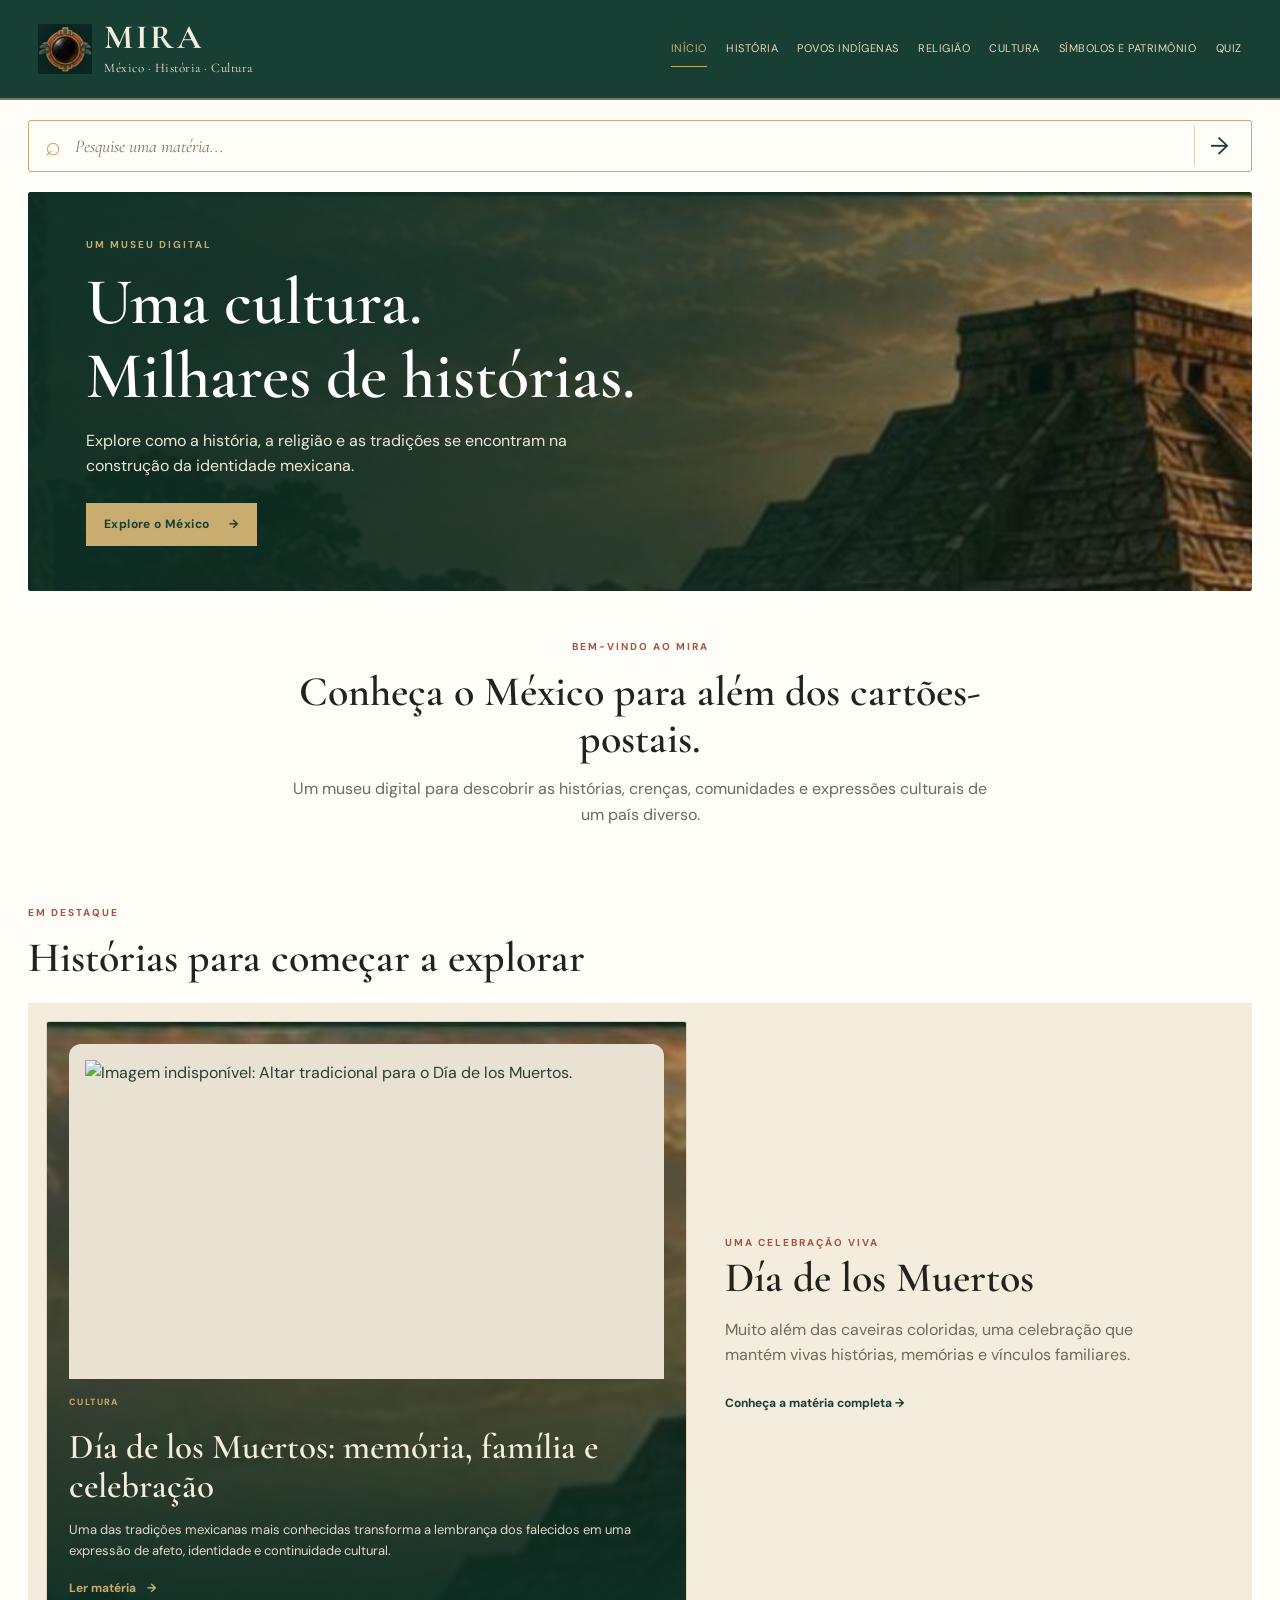
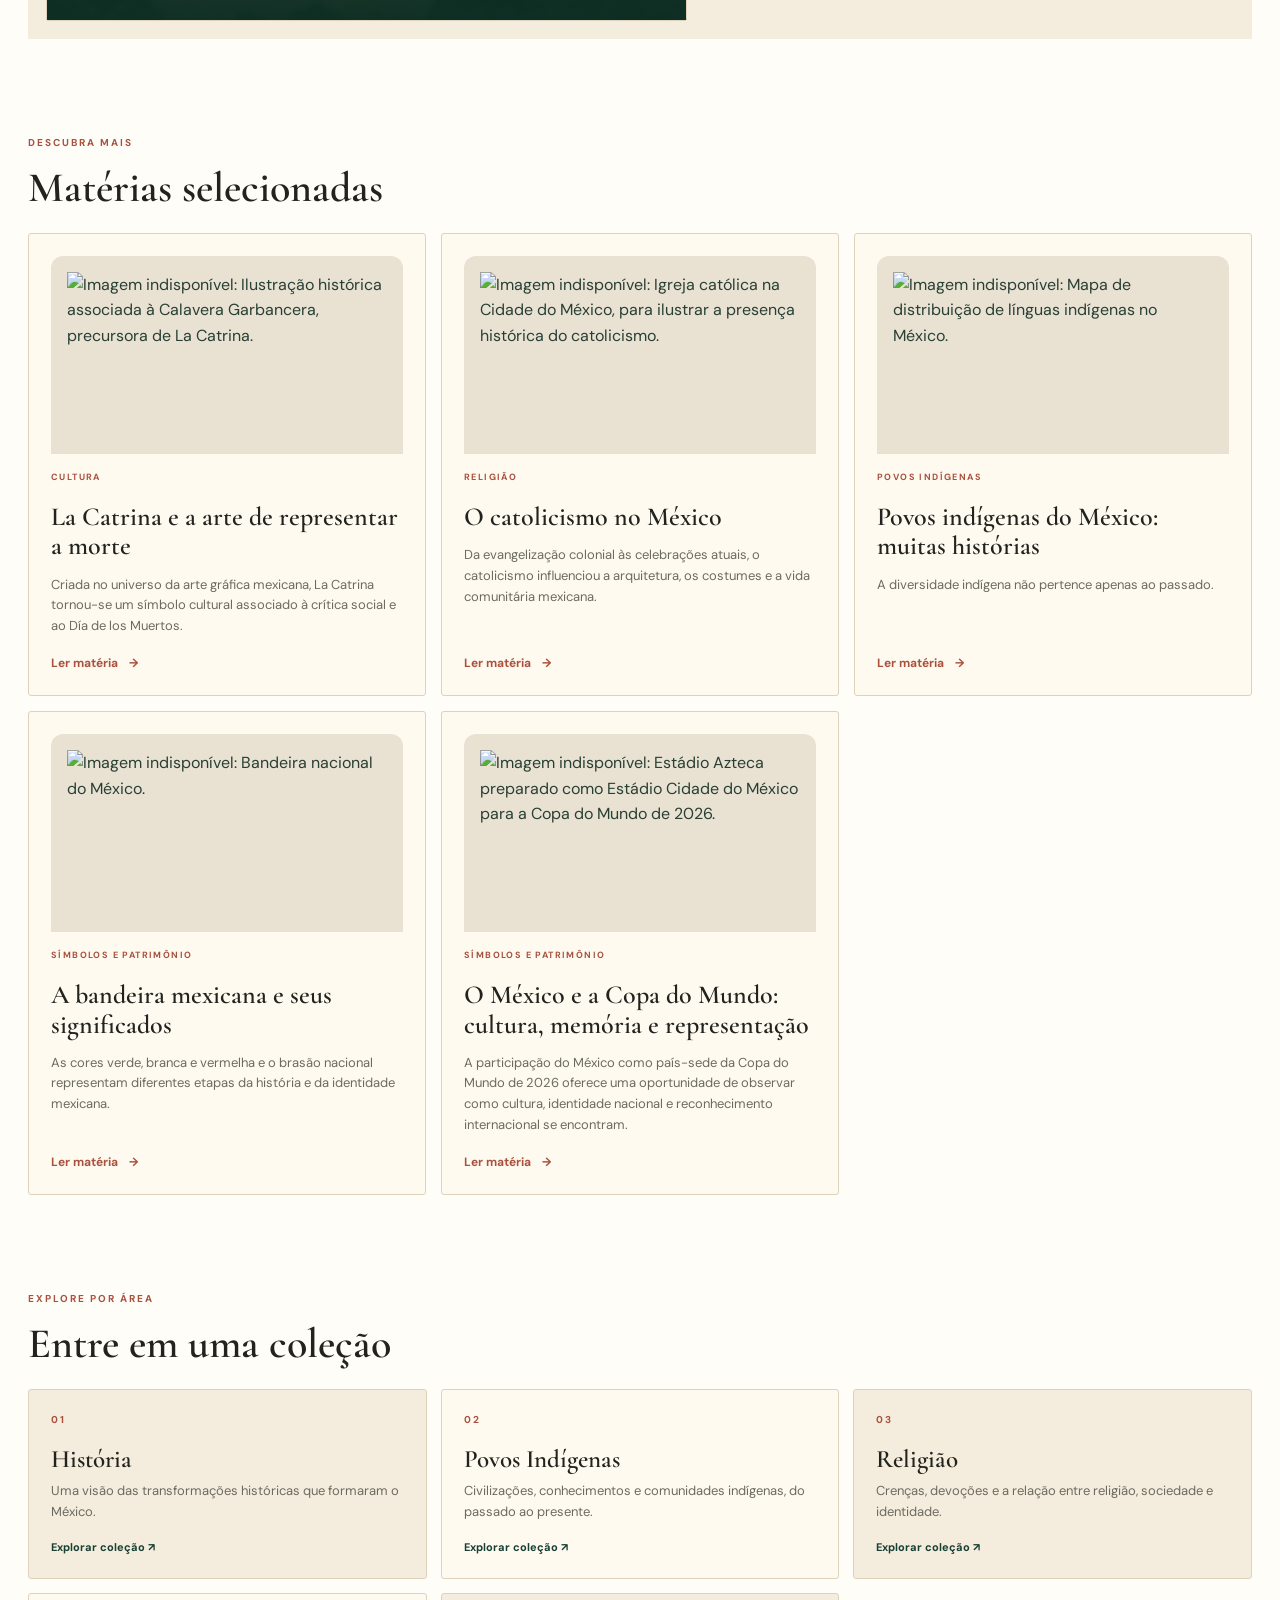
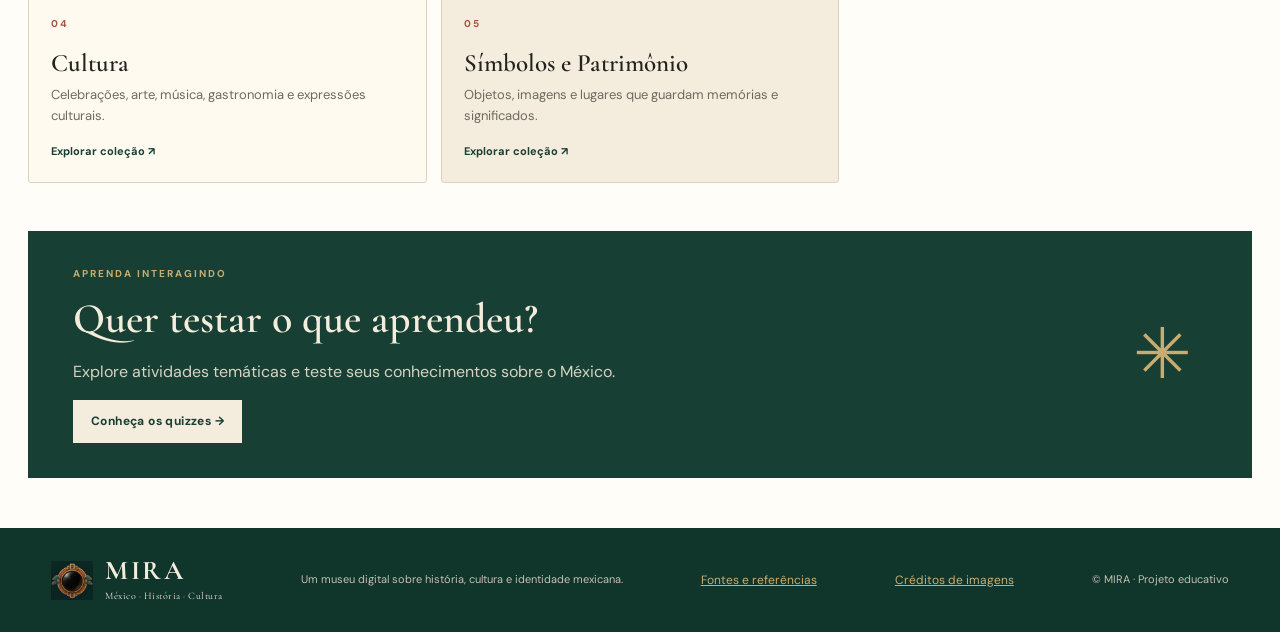
<file: index.html>
<!doctype html><html lang="pt-BR"><head><meta charset="utf-8"><meta name="viewport" content="width=device-width, initial-scale=1"><meta name="description" content="MIRA — México, História e Cultura. Um museu digital para explorar a identidade mexicana."><title>Início | MIRA</title><link rel="stylesheet" href="style.css"></head><body><header class="topo"><a class="marca" href="index.html"><img src="logo-mira.png" alt="Símbolo MIRA" class="marca-simbolo"><span><strong>MIRA</strong><small>México · História · Cultura</small></span></a><button class="menu-botao" aria-label="Abrir menu" aria-expanded="false">☰</button><nav class="menu"><a class="ativo" href="index.html">Início</a><a class="" href="historia.html">História</a><a class="" href="povos-indigenas.html">Povos Indígenas</a><a class="" href="religiao.html">Religião</a><a class="" href="cultura.html">Cultura</a><a class="" href="simbolos-patrimonio.html">Símbolos e Patrimônio</a><a class="" href="quizzes.html">Quiz</a></nav></header><main><form class="busca" id="form-busca"><span aria-hidden="true">⌕</span><input id="campo-busca" type="search" placeholder="Pesquise uma matéria..." aria-label="Pesquisar no MIRA"><button aria-label="Pesquisar">→</button></form><div id="resultados-busca" class="resultados-busca" hidden></div><section class="hero"><div class="hero-filtro"></div><div class="hero-conteudo"><p class="sobretitulo">UM MUSEU DIGITAL</p><h1>Uma cultura.<br>Milhares de histórias.</h1><p>Explore como a história, a religião e as tradições se encontram na construção da identidade mexicana.</p><a class="botao botao-ouro" href="historia.html">Explore o México <span>→</span></a></div></section><section class="secao introducao"><p class="sobretitulo">BEM-VINDO AO MIRA</p><h2>Conheça o México para além dos cartões-postais.</h2><p class="texto-intro">Um museu digital para descobrir as histórias, crenças, comunidades e expressões culturais de um país diverso.</p></section><section class="secao"><div class="titulo-linha"><div><p class="sobretitulo">EM DESTAQUE</p><h2>Histórias para começar a explorar</h2></div></div><div class="destaque-principal"><a class="materia-card materia-destaque" href="artigo.html?id=CUL-01"><span class="etiqueta">Cultura</span><h3>Día de los Muertos: memória, família e celebração</h3><p>Uma tradição que honra pessoas falecidas e assume formas regionais diversas.</p><span class="ler">Ler matéria <b>→</b></span></a><div class="destaque-nota"><span class="sobretitulo">UMA CELEBRAÇÃO VIVA</span><h2>Día de los Muertos</h2><p>Muito além das caveiras coloridas, uma celebração que mantém vivas histórias, memórias e vínculos familiares.</p><a class="link-seta" href="artigo.html?id=CUL-01">Conheça a matéria completa →</a></div></div></section><section class="secao"><div class="titulo-linha"><div><p class="sobretitulo">DESCUBRA MAIS</p><h2>Matérias selecionadas</h2></div></div><div class="grade-materias"><a class="materia-card" href="artigo.html?id=CUL-03"><span class="etiqueta">Cultura</span><h3>Caveiras, La Catrina e a estética do Día de Muertos</h3><p>Imagens de caveiras podem falar de memória, crítica social e arte.</p><span class="ler">Ler matéria <b>→</b></span></a><a class="materia-card" href="artigo.html?id=REL-02"><span class="etiqueta">Religião</span><h3>A Virgem de Guadalupe</h3><p>Uma devoção religiosa que também se tornou símbolo cultural.</p><span class="ler">Ler matéria <b>→</b></span></a><a class="materia-card" href="artigo.html?id=IND-01"><span class="etiqueta">Povos Indígenas</span><h3>Povos indígenas do México: muitas histórias</h3><p>A diversidade indígena não pertence apenas ao passado.</p><span class="ler">Ler matéria <b>→</b></span></a><a class="materia-card" href="artigo.html?id=SIM-01"><span class="etiqueta">Símbolos e Patrimônio</span><h3>A bandeira do México e a águia sobre o cacto</h3><p>Um símbolo nacional que reúne história e identidade.</p><span class="ler">Ler matéria <b>→</b></span></a><a class="materia-card" href="artigo.html?id=SIM-06"><span class="etiqueta">Símbolos e Patrimônio</span><h3>Patrimônio cultural: o que uma sociedade escolhe preservar?</h3><p>Patrimônio pode ser edifício, festa, língua, técnica ou memória.</p><span class="ler">Ler matéria <b>→</b></span></a></div></section><section class="secao"><div class="titulo-linha"><div><p class="sobretitulo">EXPLORE POR ÁREA</p><h2>Entre em uma coleção</h2></div></div><div class="grade-colecoes"><a href="historia.html" class="colecao"><span>01</span><h3>História</h3><p>Uma visão das transformações históricas que formaram o México.</p><b>Explorar coleção ↗</b></a><a href="povos-indigenas.html" class="colecao"><span>02</span><h3>Povos Indígenas</h3><p>Civilizações, conhecimentos e comunidades indígenas, do passado ao presente.</p><b>Explorar coleção ↗</b></a><a href="religiao.html" class="colecao"><span>03</span><h3>Religião</h3><p>Crenças, devoções e a relação entre religião, sociedade e identidade.</p><b>Explorar coleção ↗</b></a><a href="cultura.html" class="colecao"><span>04</span><h3>Cultura</h3><p>Celebrações, arte, música, gastronomia e expressões culturais.</p><b>Explorar coleção ↗</b></a><a href="simbolos-patrimonio.html" class="colecao"><span>05</span><h3>Símbolos e Patrimônio</h3><p>Objetos, imagens e lugares que guardam memórias e significados.</p><b>Explorar coleção ↗</b></a></div></section><section class="chamada-quiz"><div><p class="sobretitulo">APRENDA INTERAGINDO</p><h2>Quer testar o que aprendeu?</h2><p>Explore atividades temáticas e teste seus conhecimentos sobre o México.</p><a class="botao botao-claro" href="quizzes.html">Conheça os quizzes →</a></div><div class="quiz-simbolo">✳</div></section></main><footer><a class="marca marca-rodape" href="index.html"><img src="logo-mira.png" alt="" class="marca-simbolo"><span><strong>MIRA</strong><small>México · História · Cultura</small></span></a><p>Um museu digital sobre história, cultura e identidade mexicana.</p><a href="fontes.html">Fontes e referências</a><a href="creditos-imagens.html">Créditos de imagens</a><small>© MIRA · Projeto educativo</small></footer><script src="articles.js"></script><script src="script.js"></script></body></html>
</file>
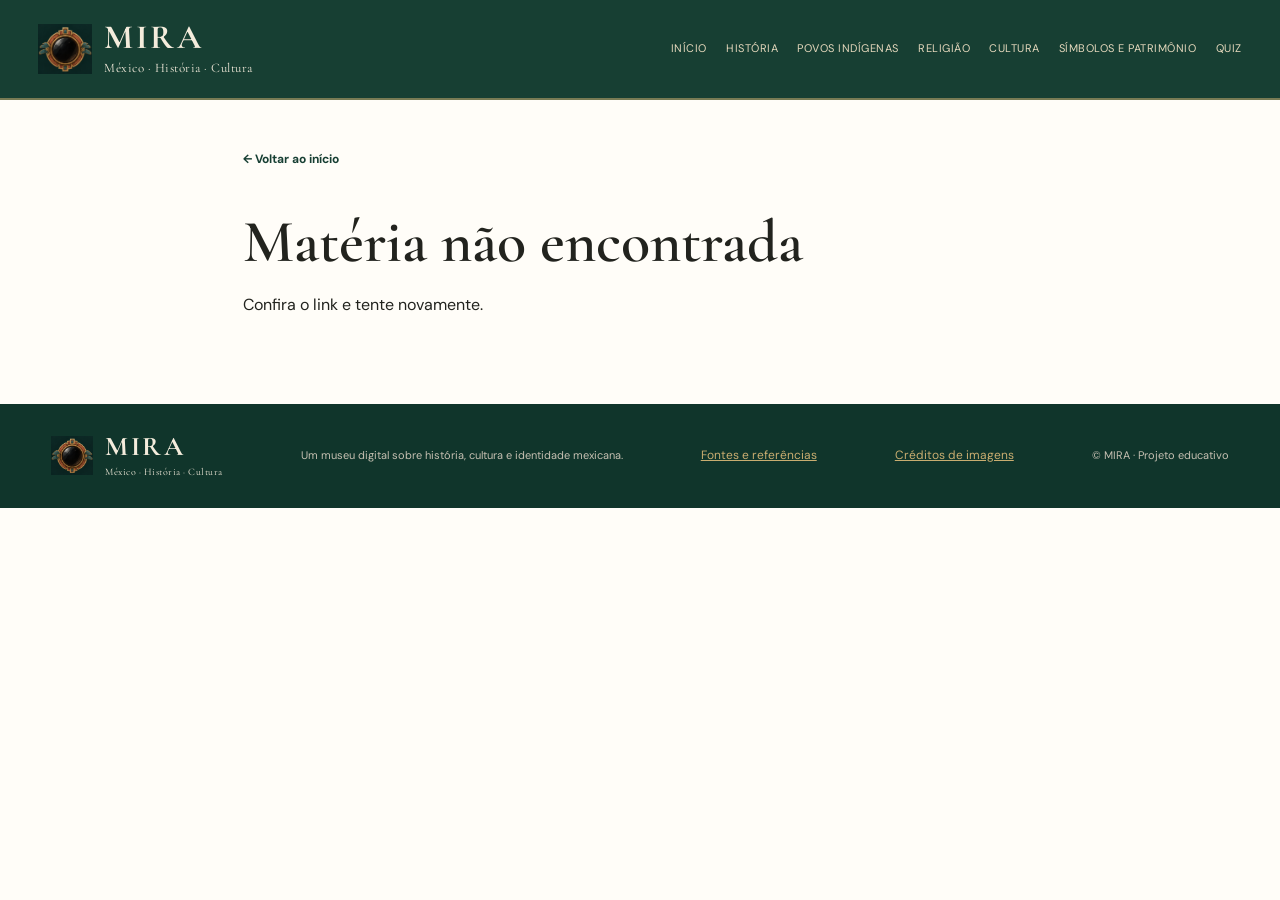
<file: artigo.html>
<!doctype html><html lang="pt-BR"><head><meta charset="utf-8"><meta name="viewport" content="width=device-width, initial-scale=1"><meta name="description" content="Leia matérias do Museu MIRA."><title>Matéria | MIRA</title><link rel="stylesheet" href="style.css"></head><body><header class="topo"><a class="marca" href="index.html"><img src="logo-mira.png" alt="Símbolo MIRA" class="marca-simbolo"><span><strong>MIRA</strong><small>México · História · Cultura</small></span></a><button class="menu-botao" aria-label="Abrir menu" aria-expanded="false">☰</button><nav class="menu"><a class="" href="index.html">Início</a><a class="" href="historia.html">História</a><a class="" href="povos-indigenas.html">Povos Indígenas</a><a class="" href="religiao.html">Religião</a><a class="" href="cultura.html">Cultura</a><a class="" href="simbolos-patrimonio.html">Símbolos e Patrimônio</a><a class="" href="quizzes.html">Quiz</a></nav></header><main><div class="pagina-artigo" id="artigo-conteudo"><p>Carregando matéria…</p></div></main><footer><a class="marca marca-rodape" href="index.html"><img src="logo-mira.png" alt="" class="marca-simbolo"><span><strong>MIRA</strong><small>México · História · Cultura</small></span></a><p>Um museu digital sobre história, cultura e identidade mexicana.</p><a href="fontes.html">Fontes e referências</a><a href="creditos-imagens.html">Créditos de imagens</a><small>© MIRA · Projeto educativo</small></footer><script src="articles.js"></script><script src="literatura-imagem.js"></script><script src="script.js"></script></body></html>
</file>
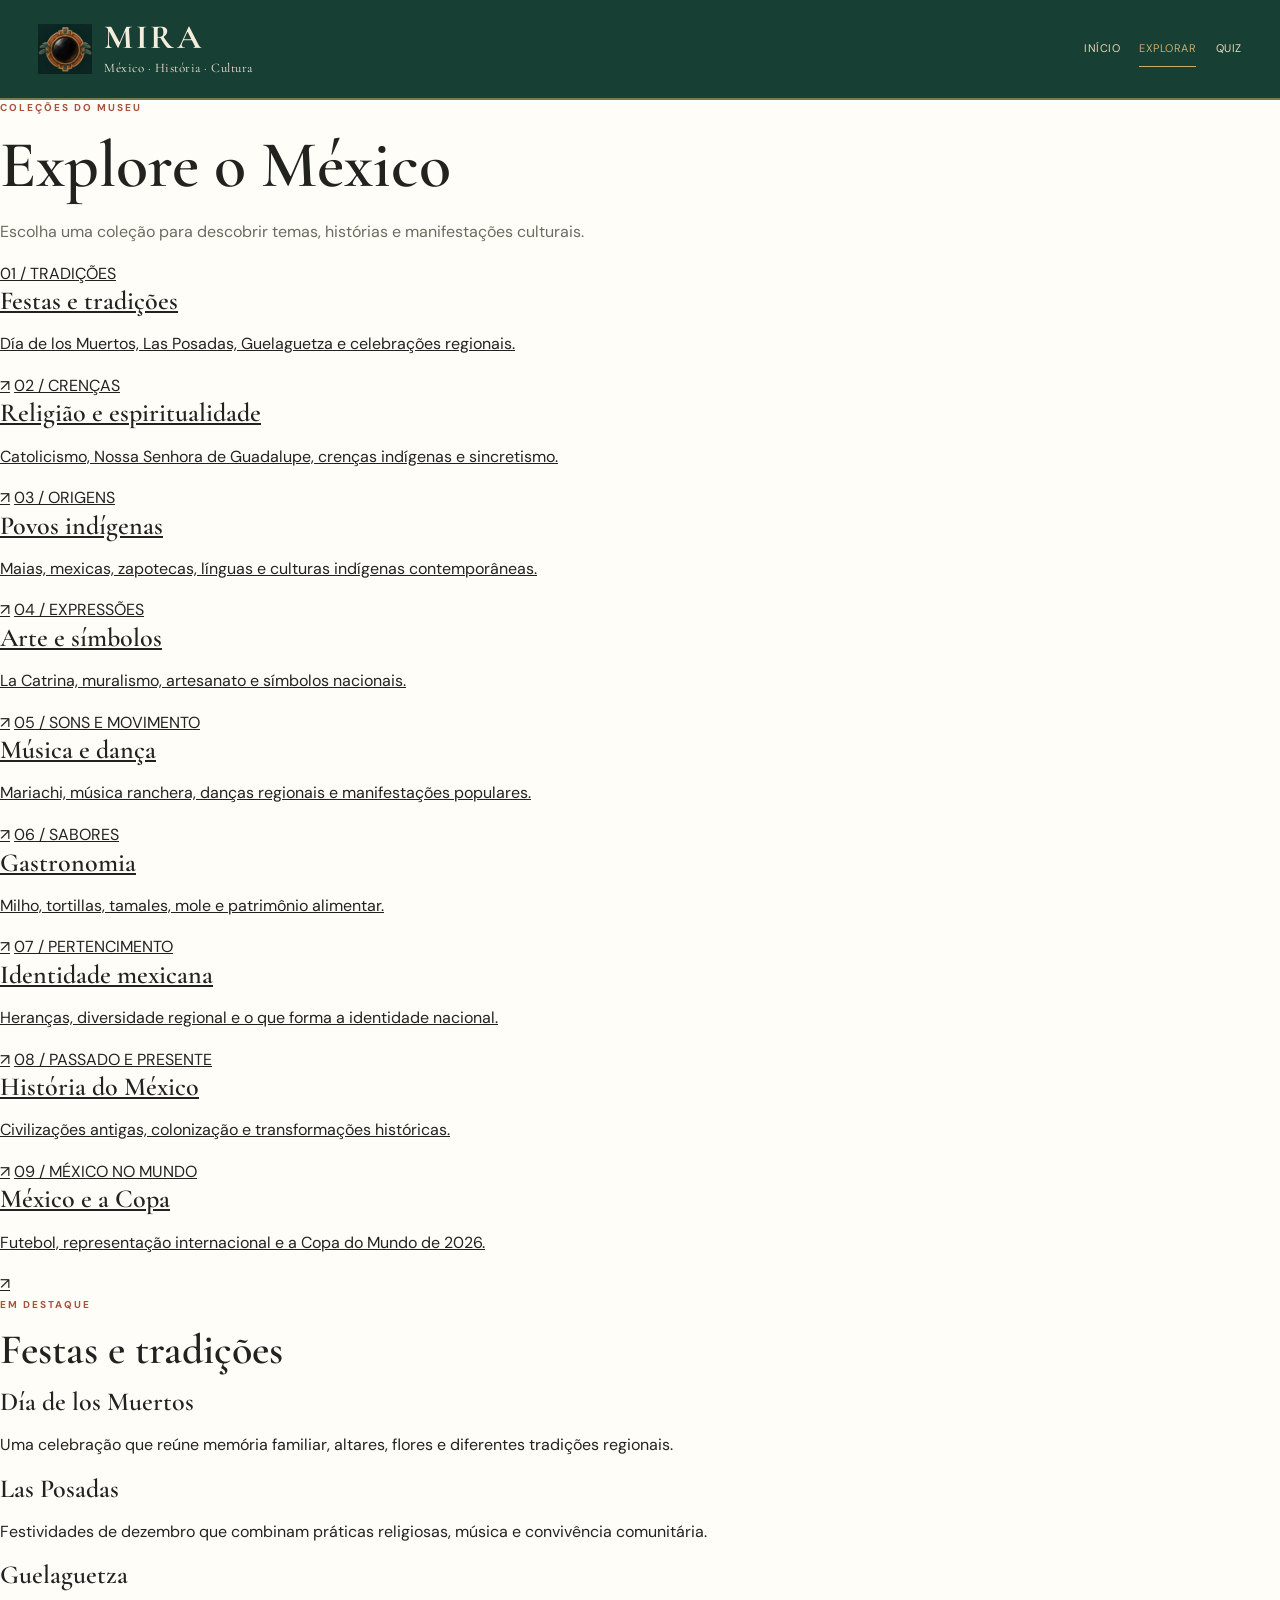
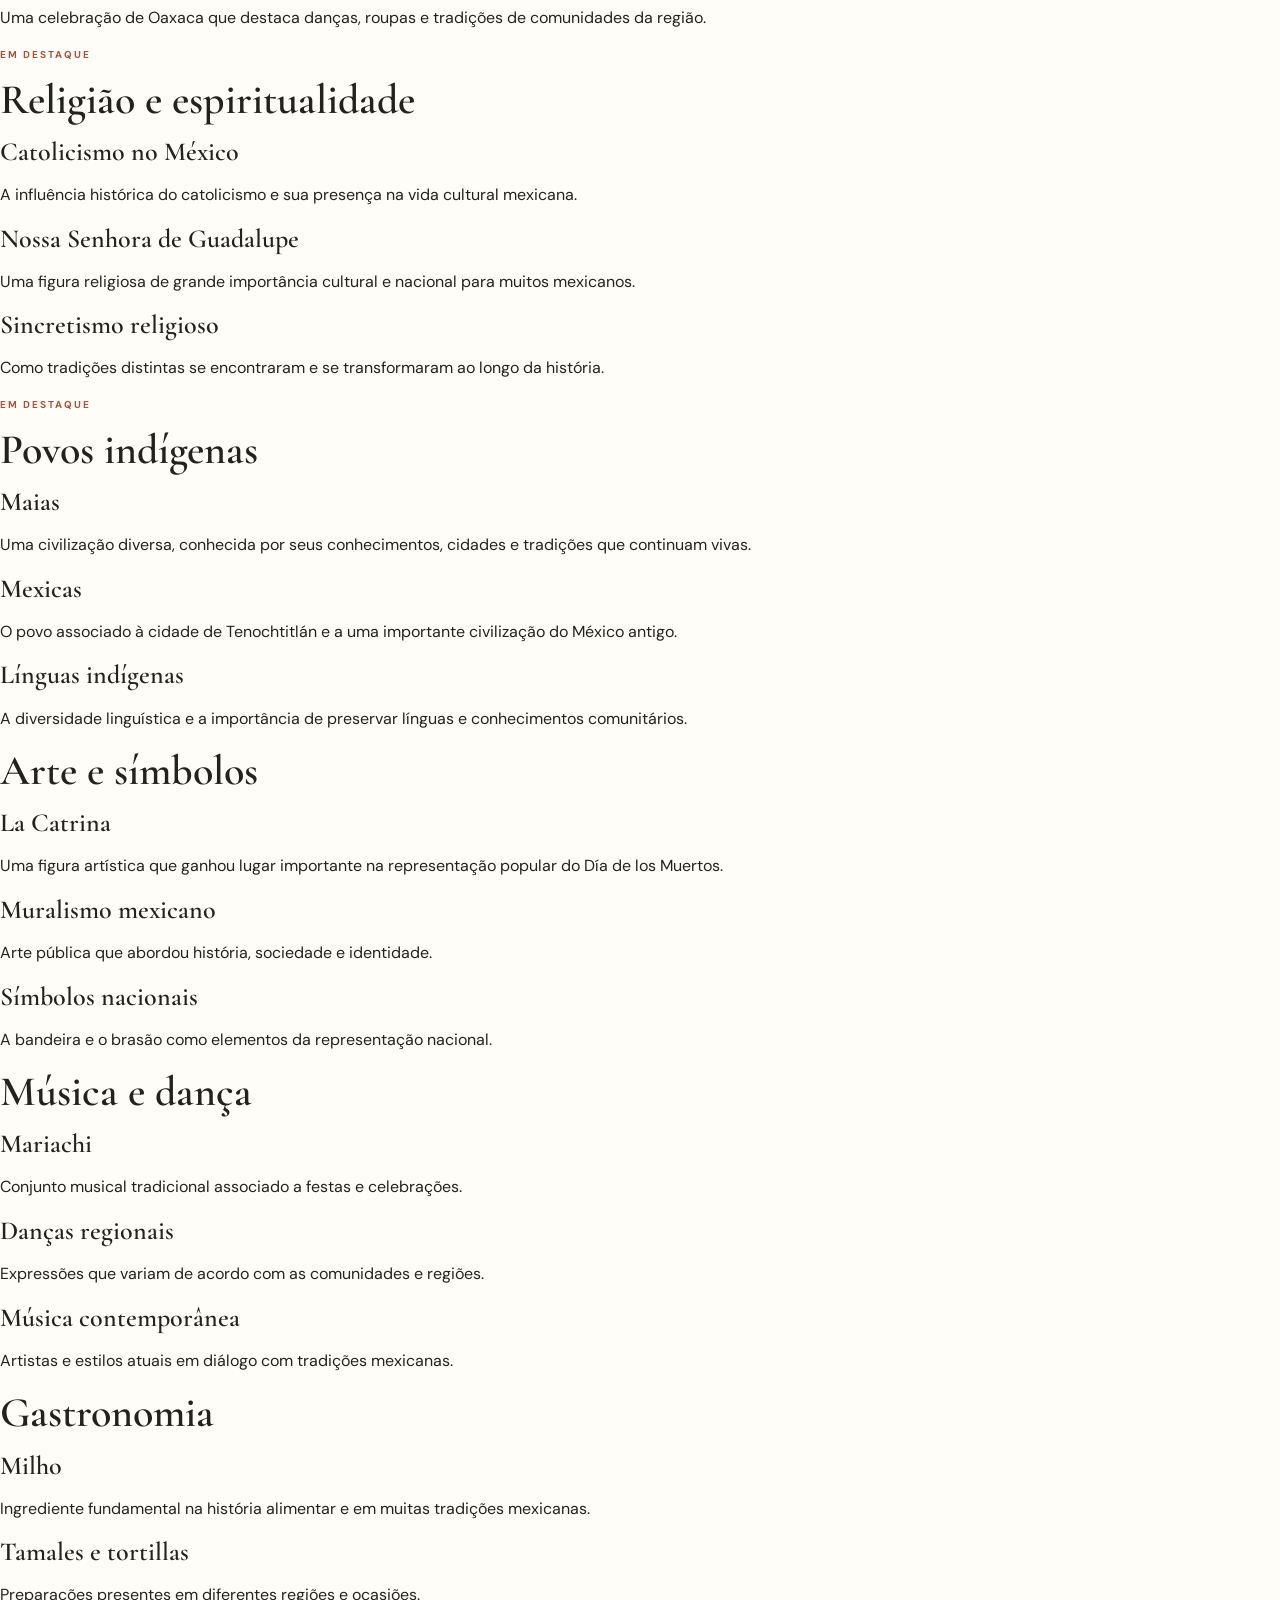
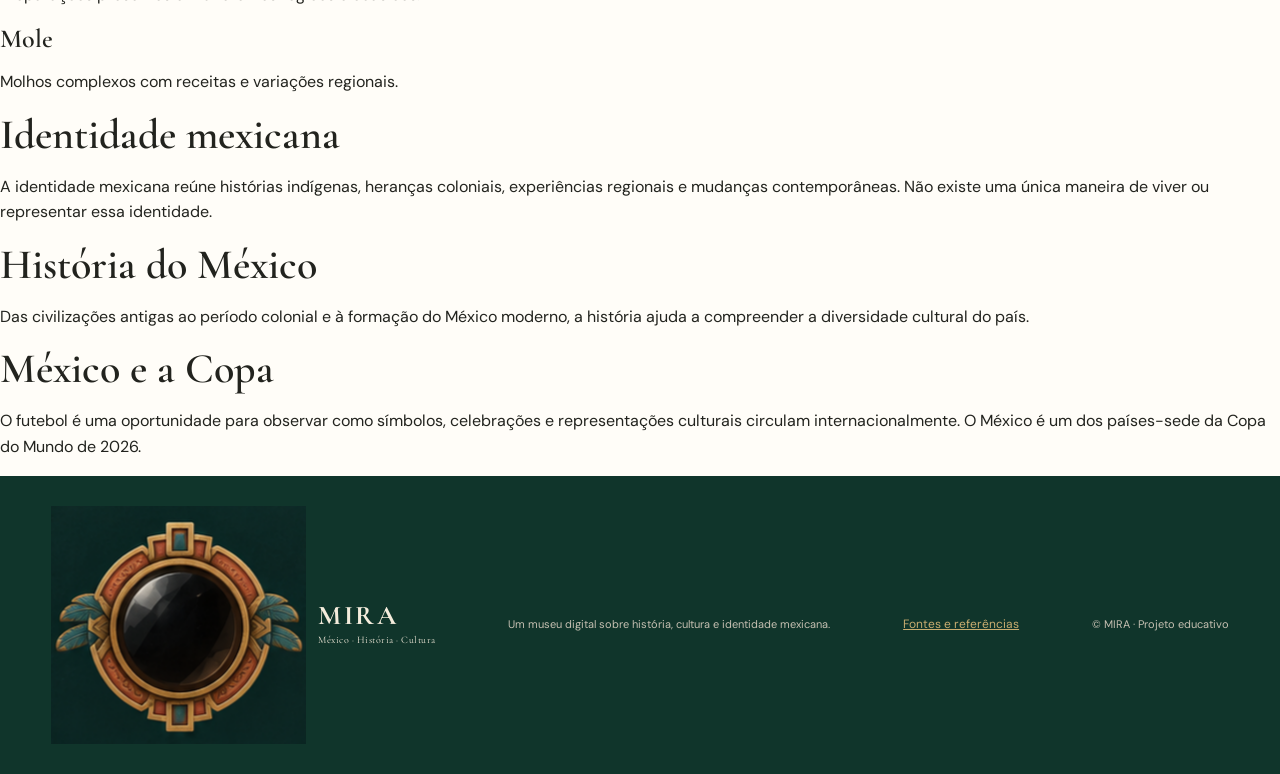
<file: categorias.html>
<!DOCTYPE html>
<html lang="pt-BR"><head><meta charset="UTF-8"><meta name="viewport" content="width=device-width, initial-scale=1.0"><title>Explore o México — MIRA</title><link rel="stylesheet" href="style.css"></head>
<body><header class="topo"><a class="marca" href="index.html"><img src="logo-mira.png" alt="" class="marca-simbolo"><span><strong>MIRA</strong><small>México · História · Cultura</small></span></a><button class="menu-botao" aria-label="Abrir menu" aria-expanded="false">☰</button><nav class="menu"><a href="index.html">Início</a><a class="ativo" href="categorias.html">Explorar</a><a href="quizzes.html">Quiz</a></nav></header>
<main class="pagina"><p class="sobretitulo">COLEÇÕES DO MUSEU</p><h1>Explore o México</h1><p class="texto-intro">Escolha uma coleção para descobrir temas, histórias e manifestações culturais.</p>
<div class="grade-categorias grade-pagina">
<a class="categoria destaque" id="tradicoes" href="#tradicoes-conteudo"><span class="numero">01 / TRADIÇÕES</span><h3>Festas e tradições</h3><p>Día de los Muertos, Las Posadas, Guelaguetza e celebrações regionais.</p><span class="seta-card">↗</span></a>
<a class="categoria" id="religiao" href="#religiao-conteudo"><span class="numero">02 / CRENÇAS</span><h3>Religião e espiritualidade</h3><p>Catolicismo, Nossa Senhora de Guadalupe, crenças indígenas e sincretismo.</p><span class="seta-card">↗</span></a>
<a class="categoria" id="povos" href="#povos-conteudo"><span class="numero">03 / ORIGENS</span><h3>Povos indígenas</h3><p>Maias, mexicas, zapotecas, línguas e culturas indígenas contemporâneas.</p><span class="seta-card">↗</span></a>
<a class="categoria" id="arte" href="#arte-conteudo"><span class="numero">04 / EXPRESSÕES</span><h3>Arte e símbolos</h3><p>La Catrina, muralismo, artesanato e símbolos nacionais.</p><span class="seta-card">↗</span></a>
<a class="categoria" id="musica" href="#musica-conteudo"><span class="numero">05 / SONS E MOVIMENTO</span><h3>Música e dança</h3><p>Mariachi, música ranchera, danças regionais e manifestações populares.</p><span class="seta-card">↗</span></a>
<a class="categoria" id="gastronomia" href="#gastronomia-conteudo"><span class="numero">06 / SABORES</span><h3>Gastronomia</h3><p>Milho, tortillas, tamales, mole e patrimônio alimentar.</p><span class="seta-card">↗</span></a>
<a class="categoria" id="identidade" href="#identidade-conteudo"><span class="numero">07 / PERTENCIMENTO</span><h3>Identidade mexicana</h3><p>Heranças, diversidade regional e o que forma a identidade nacional.</p><span class="seta-card">↗</span></a>
<a class="categoria" id="historia" href="#historia-conteudo"><span class="numero">08 / PASSADO E PRESENTE</span><h3>História do México</h3><p>Civilizações antigas, colonização e transformações históricas.</p><span class="seta-card">↗</span></a>
<a class="categoria" id="mundo" href="#mundo-conteudo"><span class="numero">09 / MÉXICO NO MUNDO</span><h3>México e a Copa</h3><p>Futebol, representação internacional e a Copa do Mundo de 2026.</p><span class="seta-card">↗</span></a>
</div>
<section class="artigos-categoria" id="tradicoes-conteudo"><p class="sobretitulo">EM DESTAQUE</p><h2>Festas e tradições</h2><div class="mini-artigos"><article><h3>Día de los Muertos</h3><p>Uma celebração que reúne memória familiar, altares, flores e diferentes tradições regionais.</p></article><article><h3>Las Posadas</h3><p>Festividades de dezembro que combinam práticas religiosas, música e convivência comunitária.</p></article><article><h3>Guelaguetza</h3><p>Uma celebração de Oaxaca que destaca danças, roupas e tradições de comunidades da região.</p></article></div></section>
<section class="artigos-categoria" id="religiao-conteudo"><p class="sobretitulo">EM DESTAQUE</p><h2>Religião e espiritualidade</h2><div class="mini-artigos"><article><h3>Catolicismo no México</h3><p>A influência histórica do catolicismo e sua presença na vida cultural mexicana.</p></article><article><h3>Nossa Senhora de Guadalupe</h3><p>Uma figura religiosa de grande importância cultural e nacional para muitos mexicanos.</p></article><article><h3>Sincretismo religioso</h3><p>Como tradições distintas se encontraram e se transformaram ao longo da história.</p></article></div></section>
<section class="artigos-categoria" id="povos-conteudo"><p class="sobretitulo">EM DESTAQUE</p><h2>Povos indígenas</h2><div class="mini-artigos"><article><h3>Maias</h3><p>Uma civilização diversa, conhecida por seus conhecimentos, cidades e tradições que continuam vivas.</p></article><article><h3>Mexicas</h3><p>O povo associado à cidade de Tenochtitlán e a uma importante civilização do México antigo.</p></article><article><h3>Línguas indígenas</h3><p>A diversidade linguística e a importância de preservar línguas e conhecimentos comunitários.</p></article></div></section>
<section class="artigos-categoria" id="arte-conteudo"><h2>Arte e símbolos</h2><div class="mini-artigos"><article><h3>La Catrina</h3><p>Uma figura artística que ganhou lugar importante na representação popular do Día de los Muertos.</p></article><article><h3>Muralismo mexicano</h3><p>Arte pública que abordou história, sociedade e identidade.</p></article><article><h3>Símbolos nacionais</h3><p>A bandeira e o brasão como elementos da representação nacional.</p></article></div></section>
<section class="artigos-categoria" id="musica-conteudo"><h2>Música e dança</h2><div class="mini-artigos"><article><h3>Mariachi</h3><p>Conjunto musical tradicional associado a festas e celebrações.</p></article><article><h3>Danças regionais</h3><p>Expressões que variam de acordo com as comunidades e regiões.</p></article><article><h3>Música contemporânea</h3><p>Artistas e estilos atuais em diálogo com tradições mexicanas.</p></article></div></section>
<section class="artigos-categoria" id="gastronomia-conteudo"><h2>Gastronomia</h2><div class="mini-artigos"><article><h3>Milho</h3><p>Ingrediente fundamental na história alimentar e em muitas tradições mexicanas.</p></article><article><h3>Tamales e tortillas</h3><p>Preparações presentes em diferentes regiões e ocasiões.</p></article><article><h3>Mole</h3><p>Molhos complexos com receitas e variações regionais.</p></article></div></section>
<section class="artigos-categoria" id="identidade-conteudo"><h2>Identidade mexicana</h2><p>A identidade mexicana reúne histórias indígenas, heranças coloniais, experiências regionais e mudanças contemporâneas. Não existe uma única maneira de viver ou representar essa identidade.</p></section>
<section class="artigos-categoria" id="historia-conteudo"><h2>História do México</h2><p>Das civilizações antigas ao período colonial e à formação do México moderno, a história ajuda a compreender a diversidade cultural do país.</p></section>
<section class="artigos-categoria" id="mundo-conteudo"><h2>México e a Copa</h2><p>O futebol é uma oportunidade para observar como símbolos, celebrações e representações culturais circulam internacionalmente. O México é um dos países-sede da Copa do Mundo de 2026.</p></section>
</main><footer><a class="marca marca-rodape" href="index.html"><img src="logo-mira.png" alt=""><span><strong>MIRA</strong><small>México · História · Cultura</small></span></a><p>Um museu digital sobre história, cultura e identidade mexicana.</p><a href="fontes.html">Fontes e referências</a><small>© MIRA · Projeto educativo</small></footer><script src="script.js"></script></body></html>
</file>
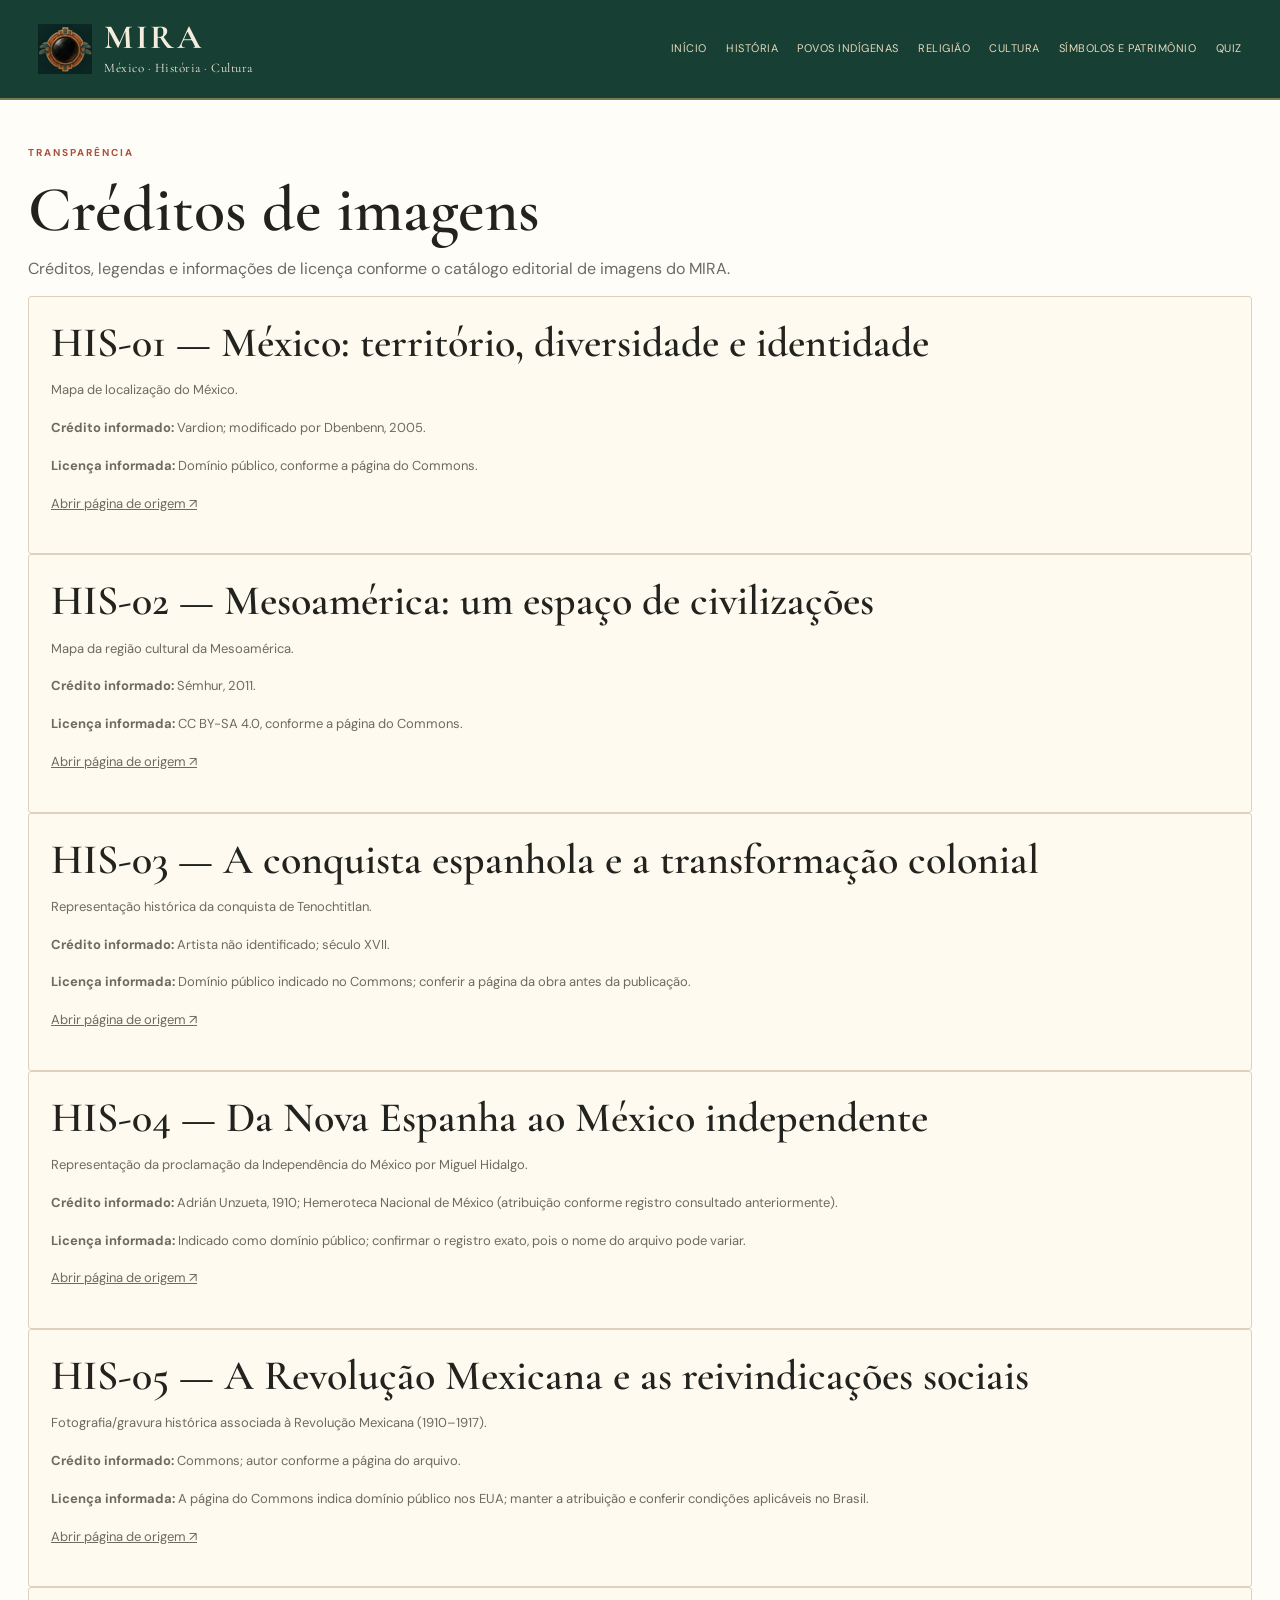
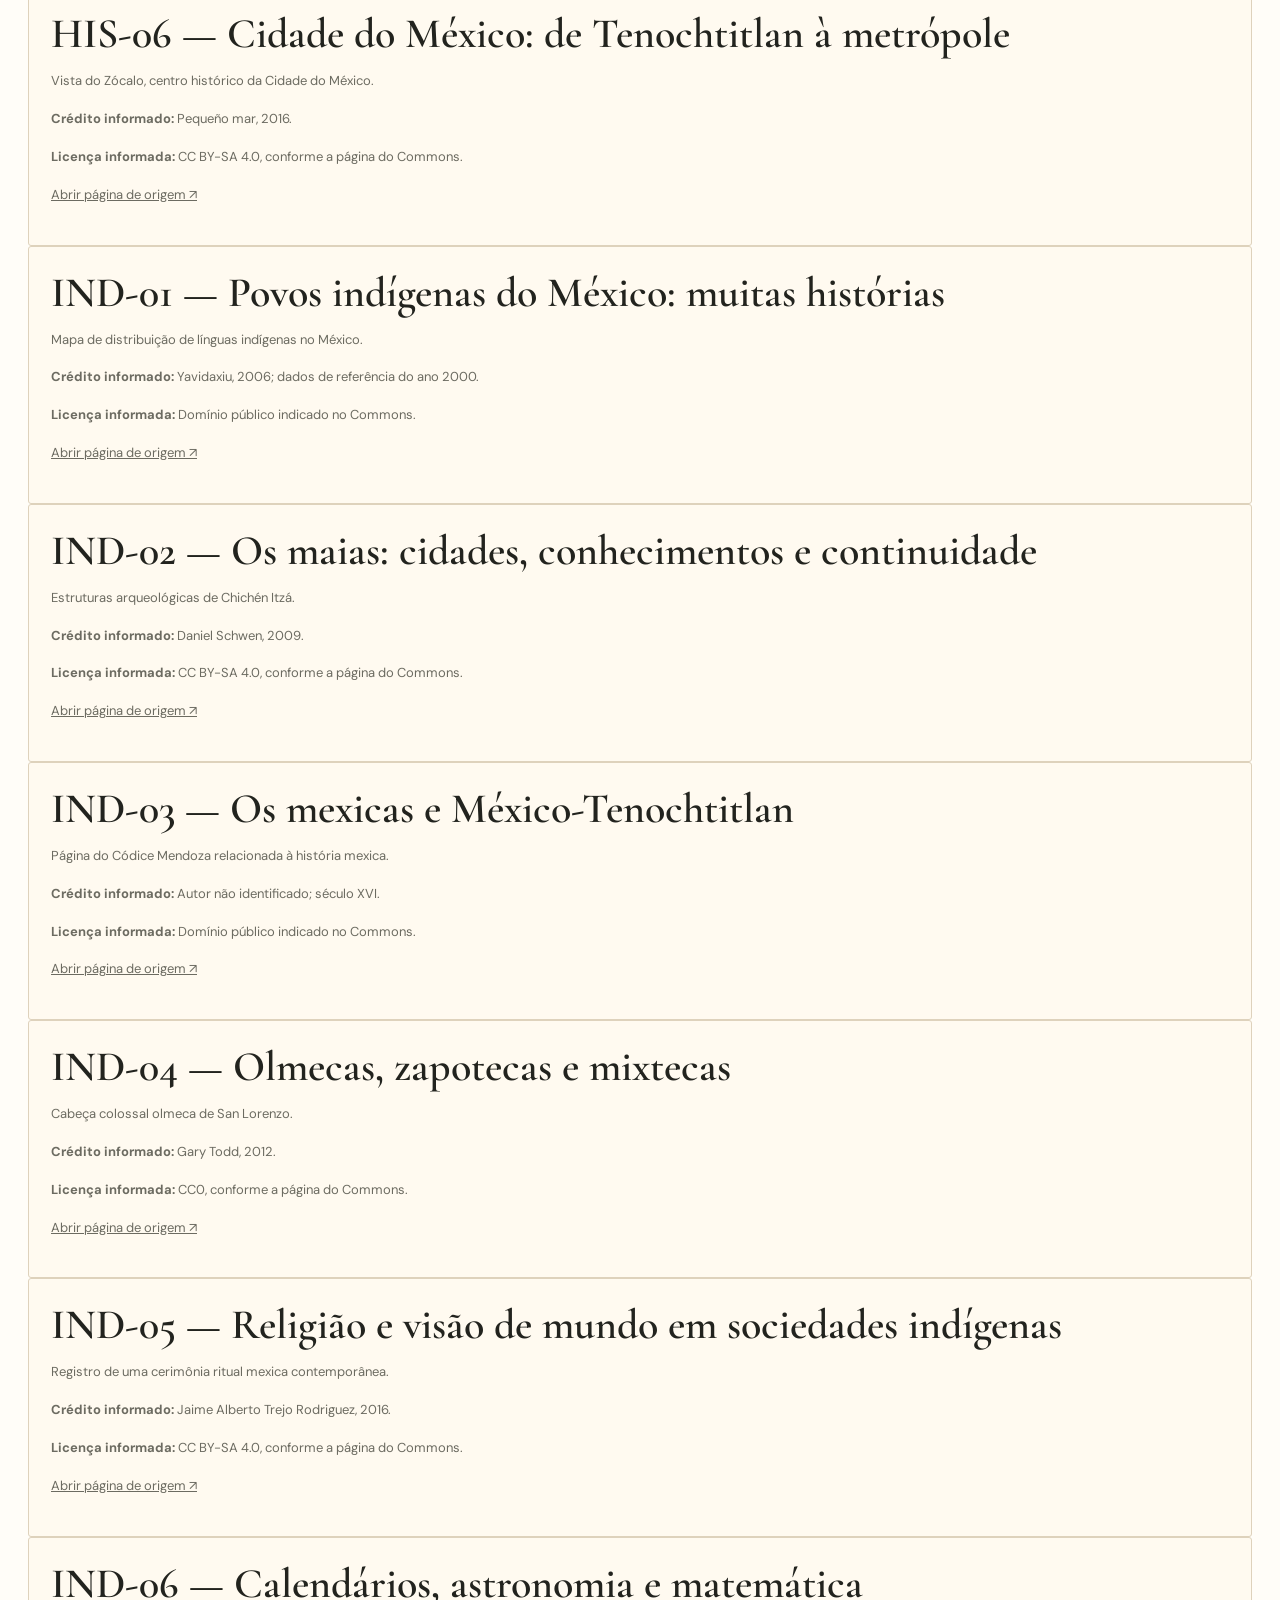
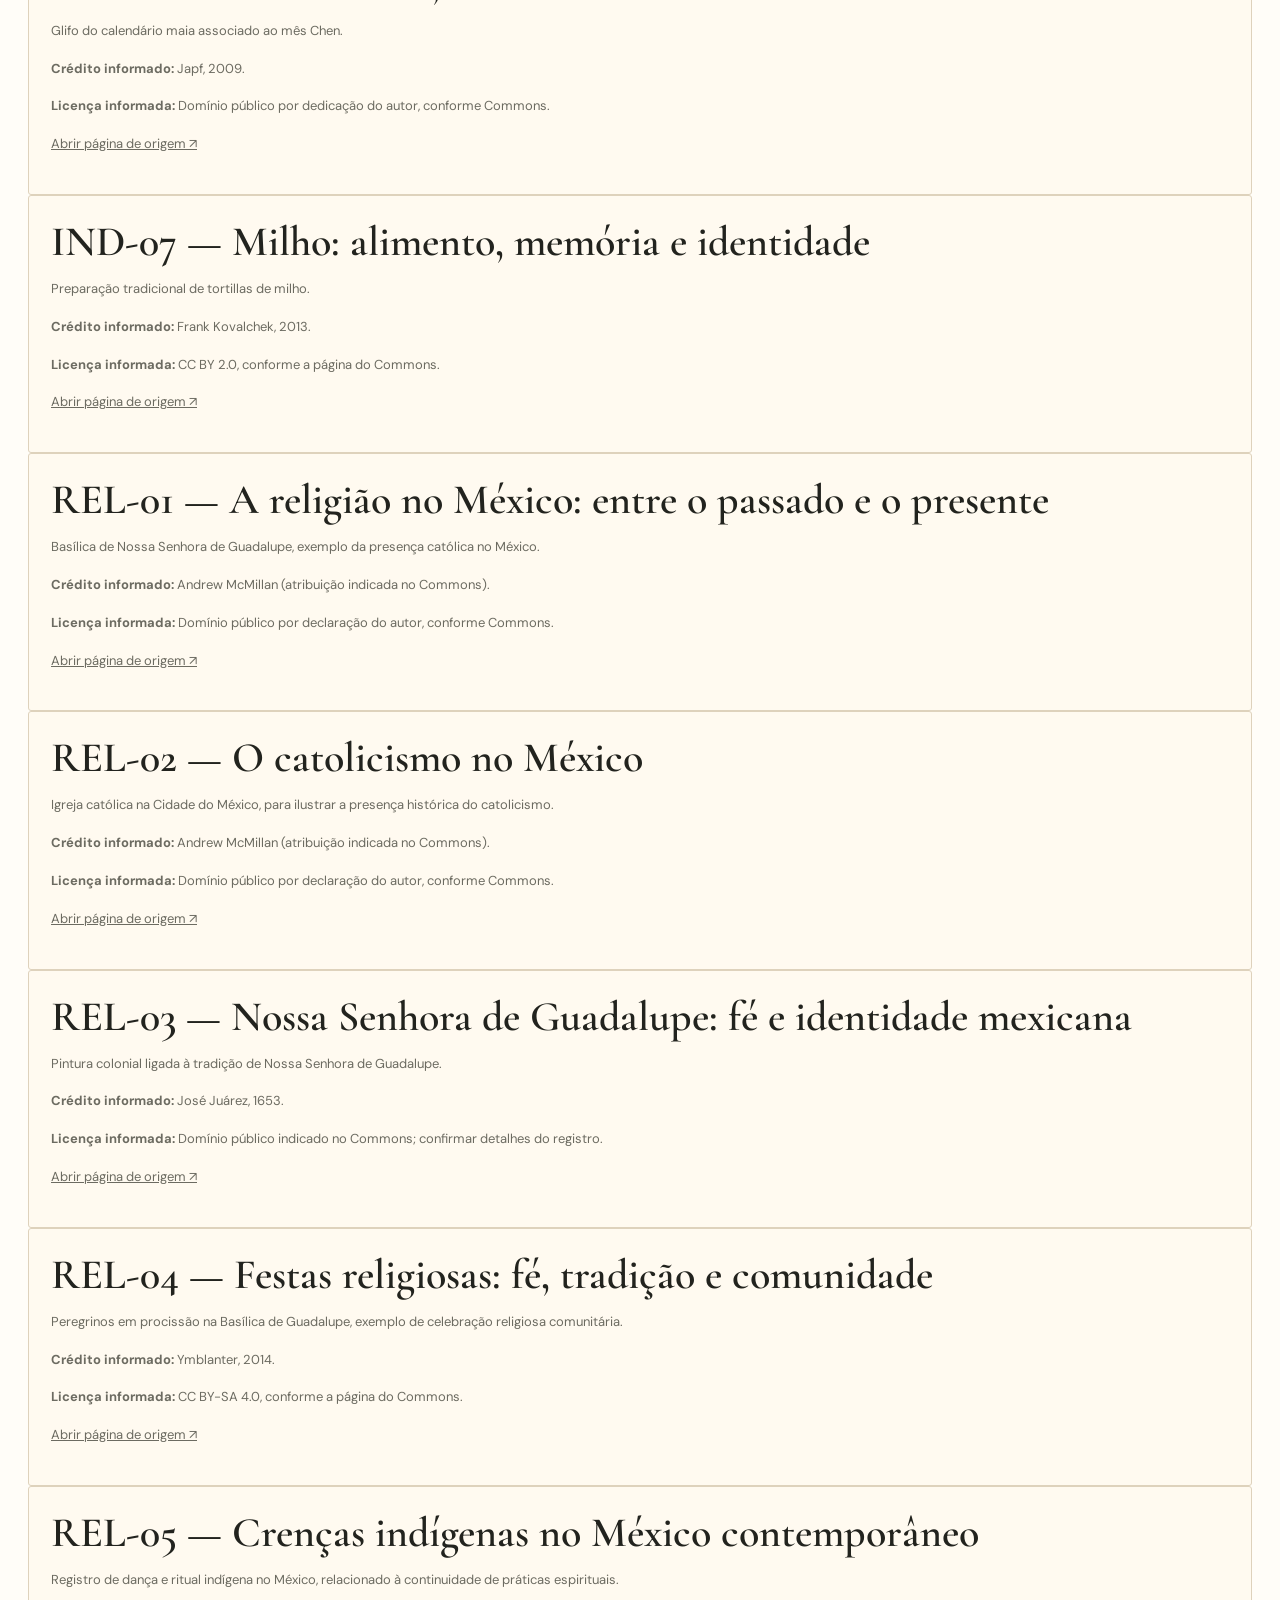
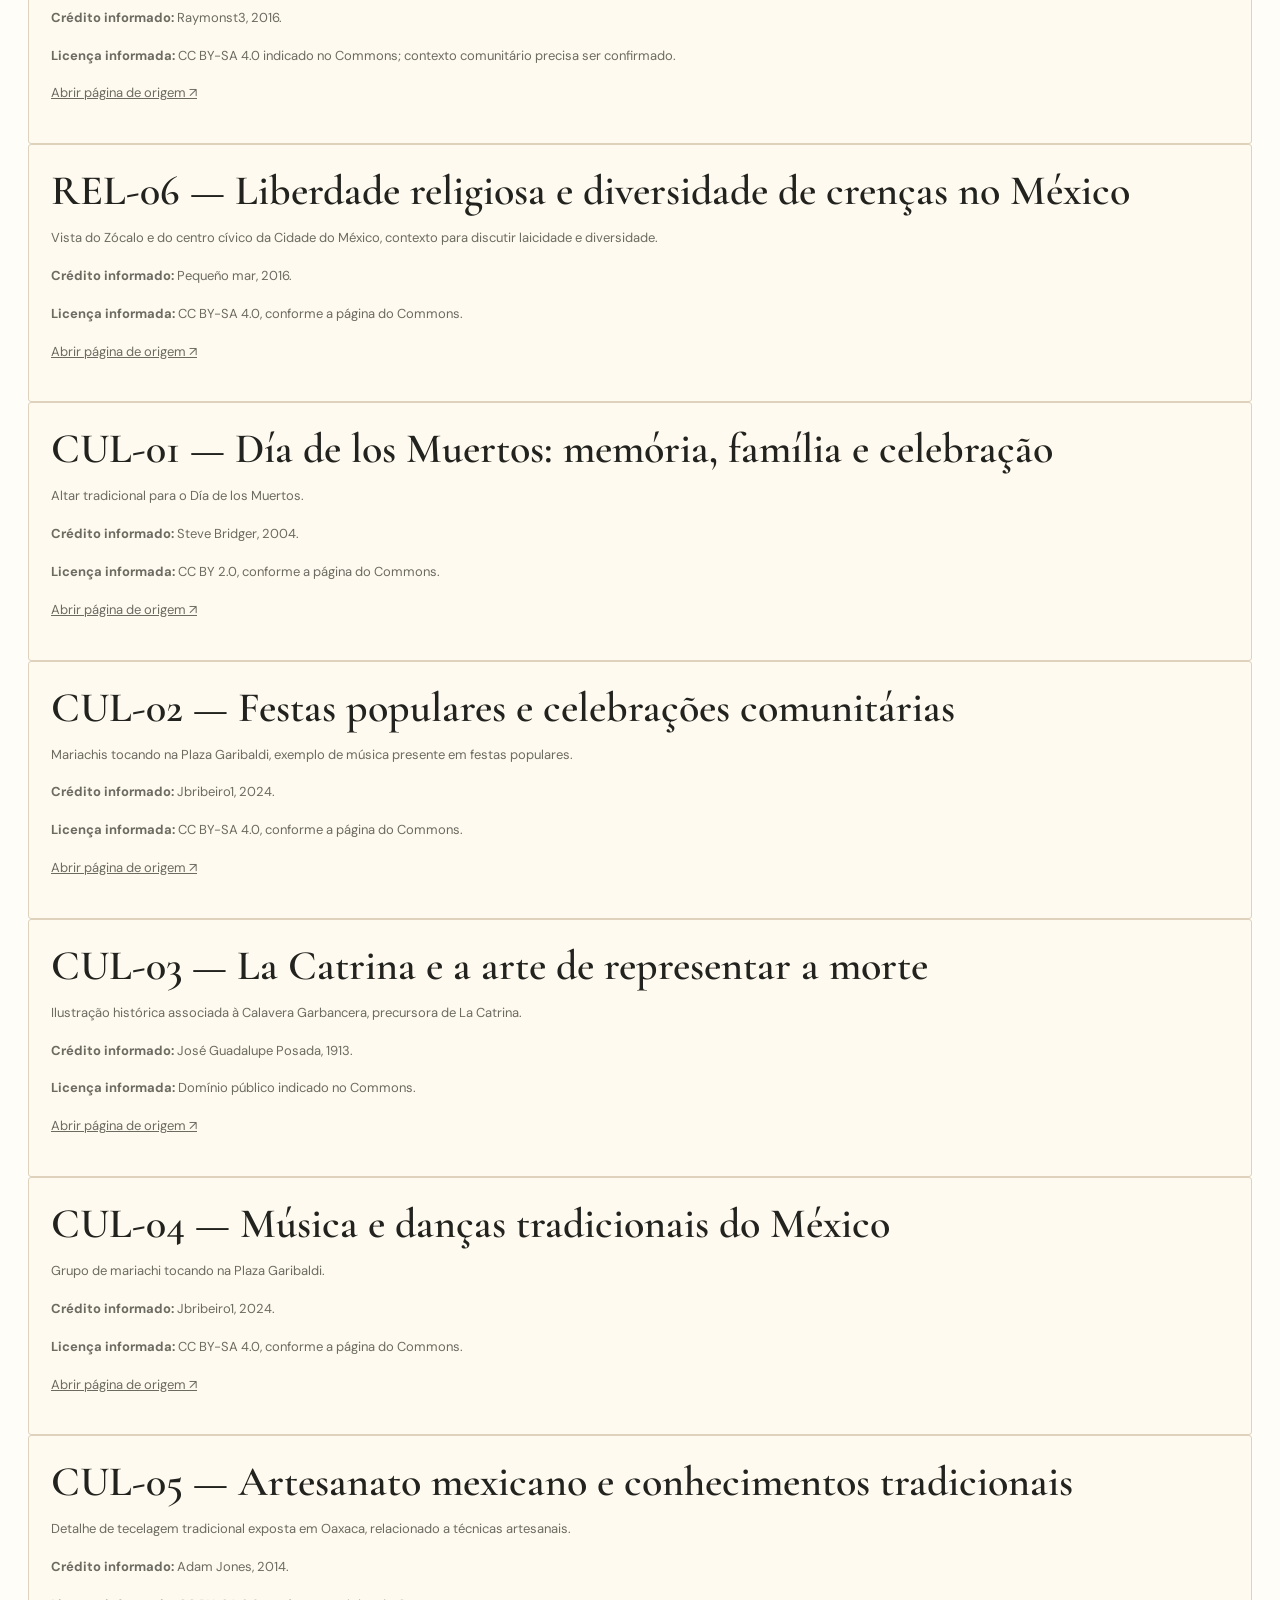
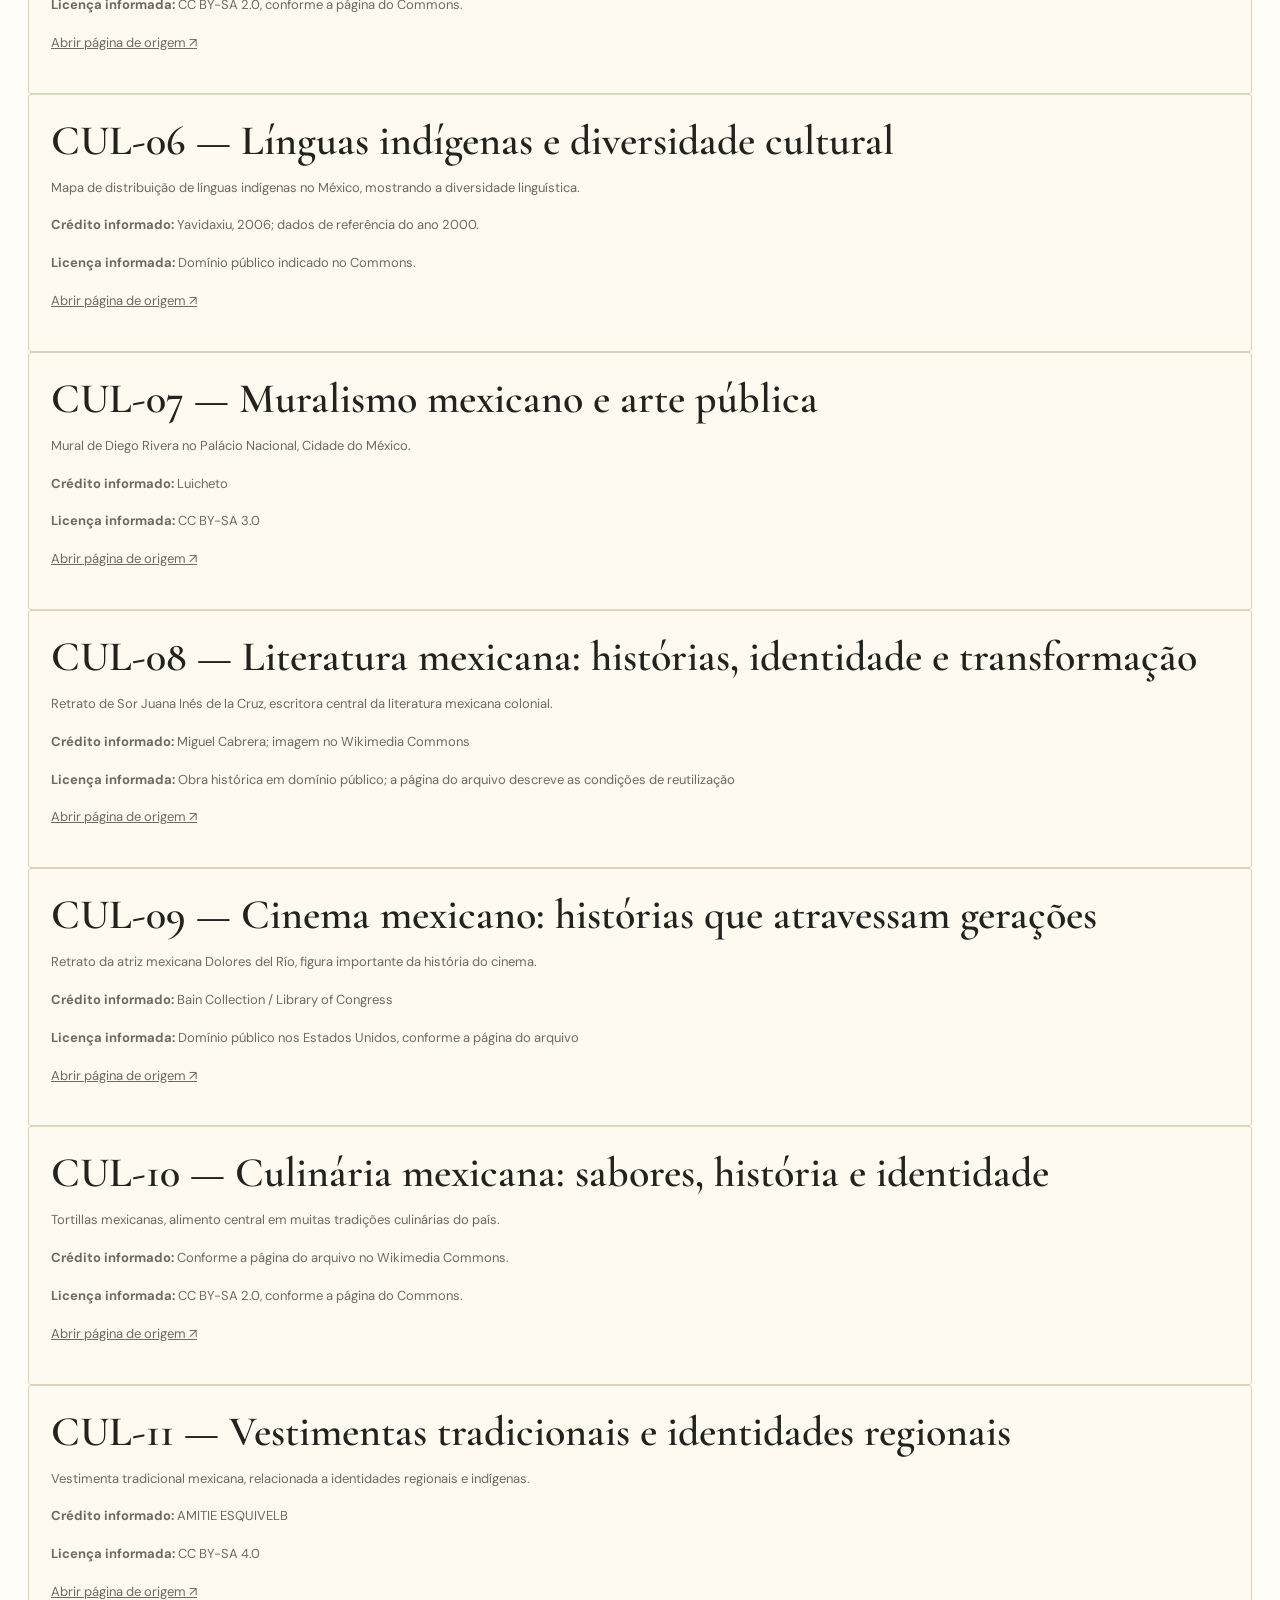
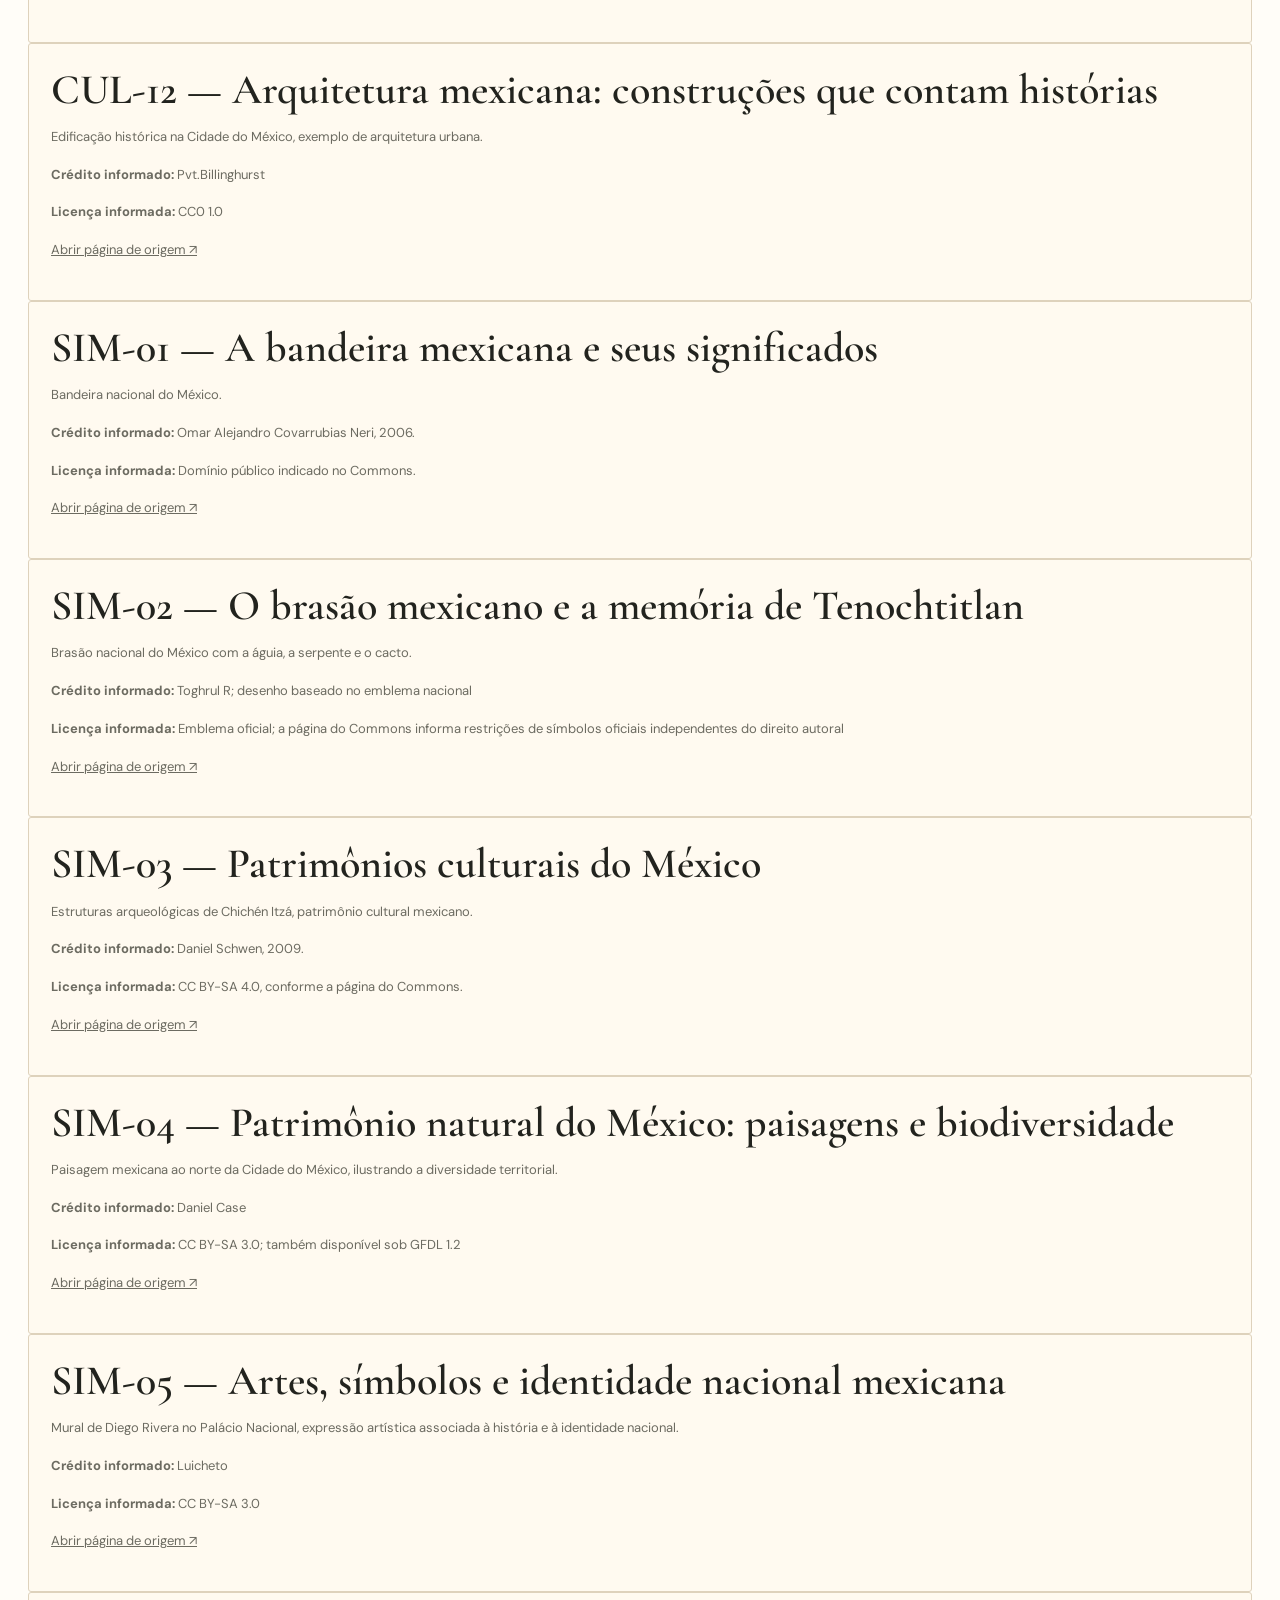
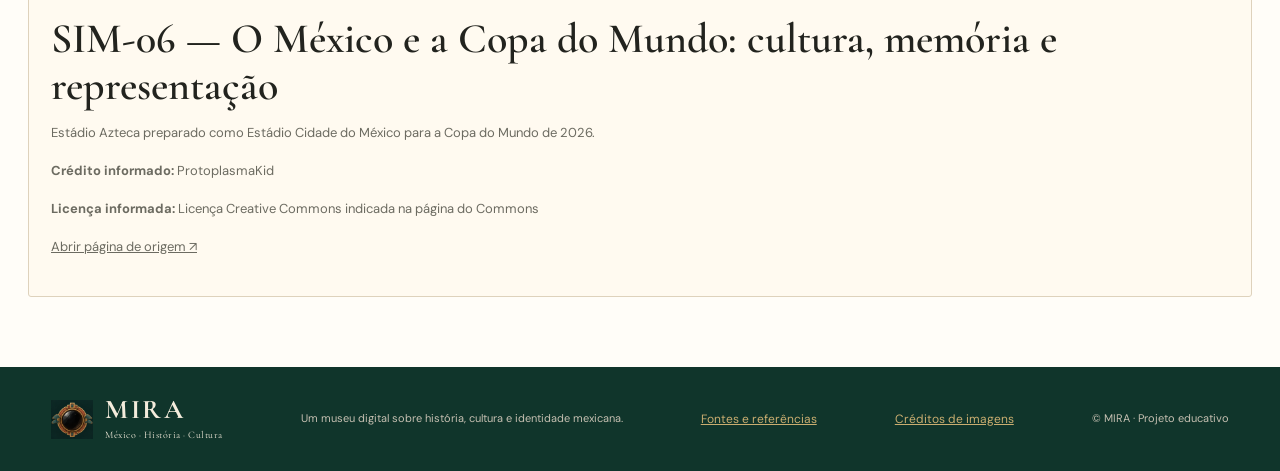
<file: creditos-imagens.html>
<!doctype html><html lang="pt-BR"><head><meta charset="utf-8"><meta name="viewport" content="width=device-width, initial-scale=1"><title>Créditos de imagens | MIRA</title><link rel="stylesheet" href="style.css"></head><body><header class="topo"><a class="marca" href="index.html"><img src="logo-mira.png" alt="Símbolo MIRA" class="marca-simbolo"><span><strong>MIRA</strong><small>México · História · Cultura</small></span></a><button class="menu-botao" aria-label="Abrir menu" aria-expanded="false">☰</button><nav class="menu"><a class="" href="index.html">Início</a><a class="" href="historia.html">História</a><a class="" href="povos-indigenas.html">Povos Indígenas</a><a class="" href="religiao.html">Religião</a><a class="" href="cultura.html">Cultura</a><a class="" href="simbolos-patrimonio.html">Símbolos e Patrimônio</a><a class="" href="quizzes.html">Quiz</a></nav></header><main><section class="pagina-categoria"><p class="sobretitulo">TRANSPARÊNCIA</p><h1>Créditos de imagens</h1><p class="texto-intro">Créditos, legendas e informações de licença conforme o catálogo editorial de imagens do MIRA.</p><div id="lista-creditos"></div></section></main><footer><a class="marca marca-rodape" href="index.html"><img src="logo-mira.png" alt="" class="marca-simbolo"><span><strong>MIRA</strong><small>México · História · Cultura</small></span></a><p>Um museu digital sobre história, cultura e identidade mexicana.</p><a href="fontes.html">Fontes e referências</a><a href="creditos-imagens.html">Créditos de imagens</a><small>© MIRA · Projeto educativo</small></footer><script src="articles.js"></script><script>const root=document.getElementById("lista-creditos");root.innerHTML=(window.MIRA_ARTICLES||[]).map(a=>{const i=a.image||{};return `<article class="materia-card"><h2>${a.id} — ${a.title}</h2><p>${i.caption||"Sem legenda no catálogo"}</p><p><strong>Crédito informado:</strong> ${i.credit||"Não informado"}</p><p><strong>Licença informada:</strong> ${i.license||"Não informada"}</p><p><a href="${i.page||i.url||"#"}" target="_blank" rel="noopener noreferrer">Abrir página de origem ↗</a></p></article>`}).join("");</script></body></html>
</file>
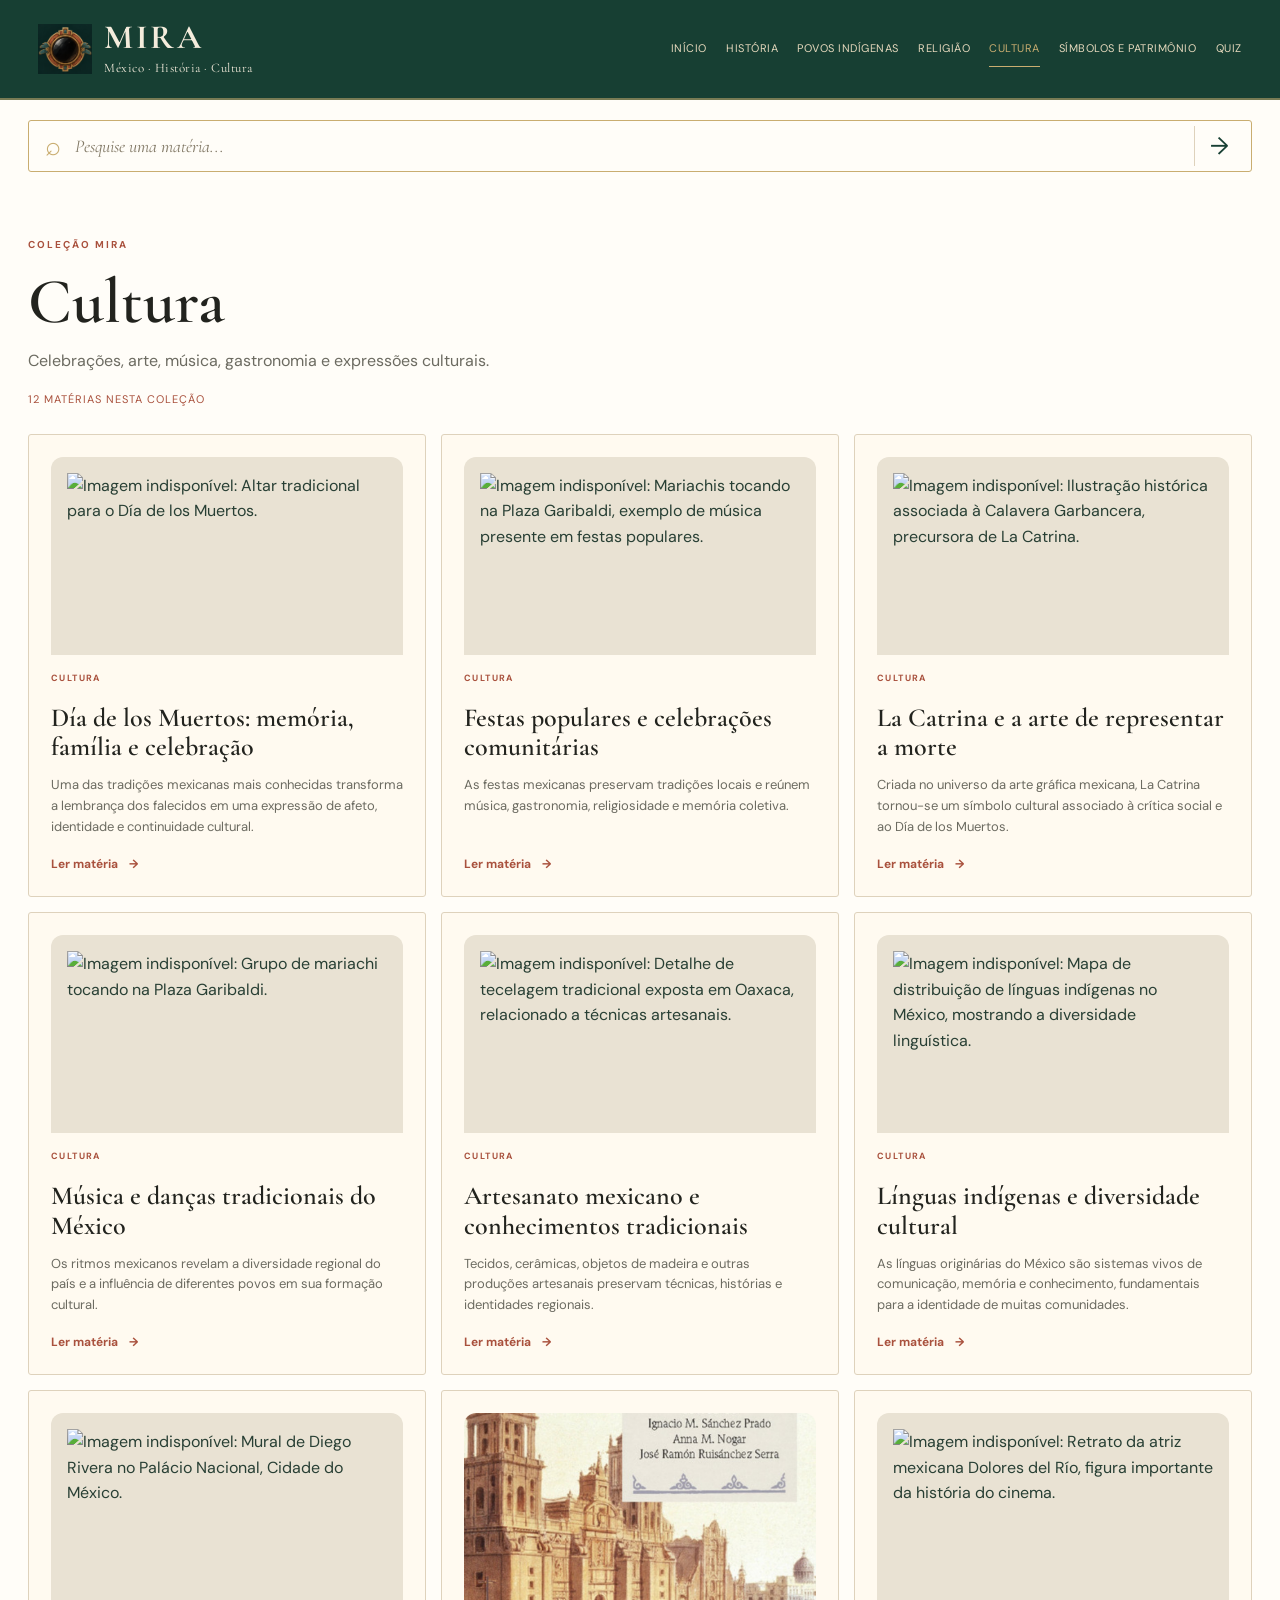
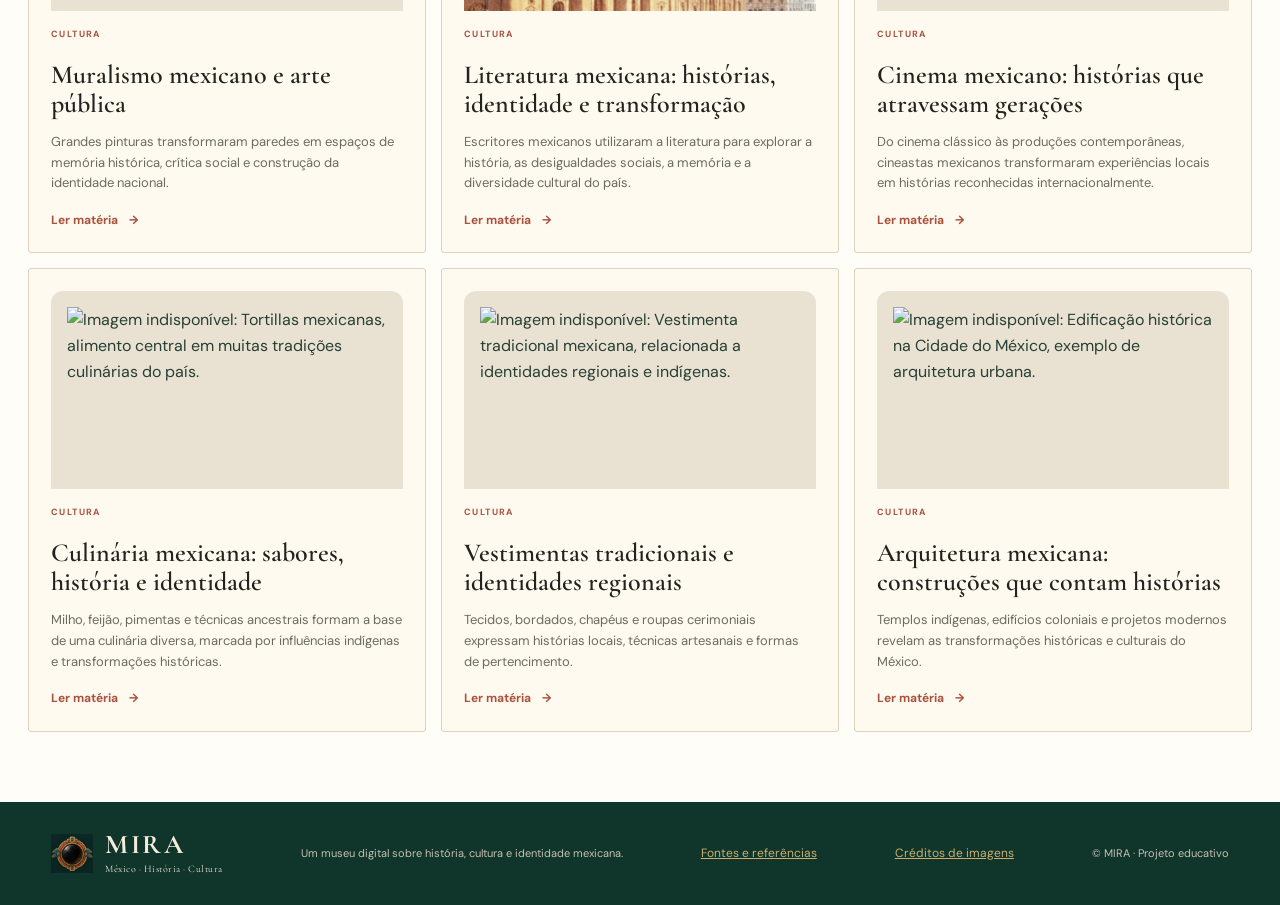
<file: cultura.html>
<!doctype html><html lang="pt-BR"><head><meta charset="utf-8"><meta name="viewport" content="width=device-width, initial-scale=1"><meta name="description" content="Celebrações, arte, música, gastronomia e expressões culturais."><title>Cultura | MIRA</title><link rel="stylesheet" href="style.css"></head><body><header class="topo"><a class="marca" href="index.html"><img src="logo-mira.png" alt="Símbolo MIRA" class="marca-simbolo"><span><strong>MIRA</strong><small>México · História · Cultura</small></span></a><button class="menu-botao" aria-label="Abrir menu" aria-expanded="false">☰</button><nav class="menu"><a class="" href="index.html">Início</a><a class="" href="historia.html">História</a><a class="" href="povos-indigenas.html">Povos Indígenas</a><a class="" href="religiao.html">Religião</a><a class="ativo" href="cultura.html">Cultura</a><a class="" href="simbolos-patrimonio.html">Símbolos e Patrimônio</a><a class="" href="quizzes.html">Quiz</a></nav></header><main><form class="busca" id="form-busca"><span aria-hidden="true">⌕</span><input id="campo-busca" type="search" placeholder="Pesquise uma matéria..." aria-label="Pesquisar no MIRA"><button aria-label="Pesquisar">→</button></form><div id="resultados-busca" class="resultados-busca" hidden></div><section class="pagina-categoria" data-category="cultura"><p class="sobretitulo">COLEÇÃO MIRA</p><h1>Cultura</h1><p class="texto-intro">Celebrações, arte, música, gastronomia e expressões culturais.</p><p class="contador" id="contador-categoria"></p><div class="grade-materias" id="grade-categoria"></div></section></main><footer><a class="marca marca-rodape" href="index.html"><img src="logo-mira.png" alt="" class="marca-simbolo"><span><strong>MIRA</strong><small>México · História · Cultura</small></span></a><p>Um museu digital sobre história, cultura e identidade mexicana.</p><a href="fontes.html">Fontes e referências</a><a href="creditos-imagens.html">Créditos de imagens</a><small>© MIRA · Projeto educativo</small></footer><script src="articles.js"></script><script src="script.js"></script></body></html>
</file>
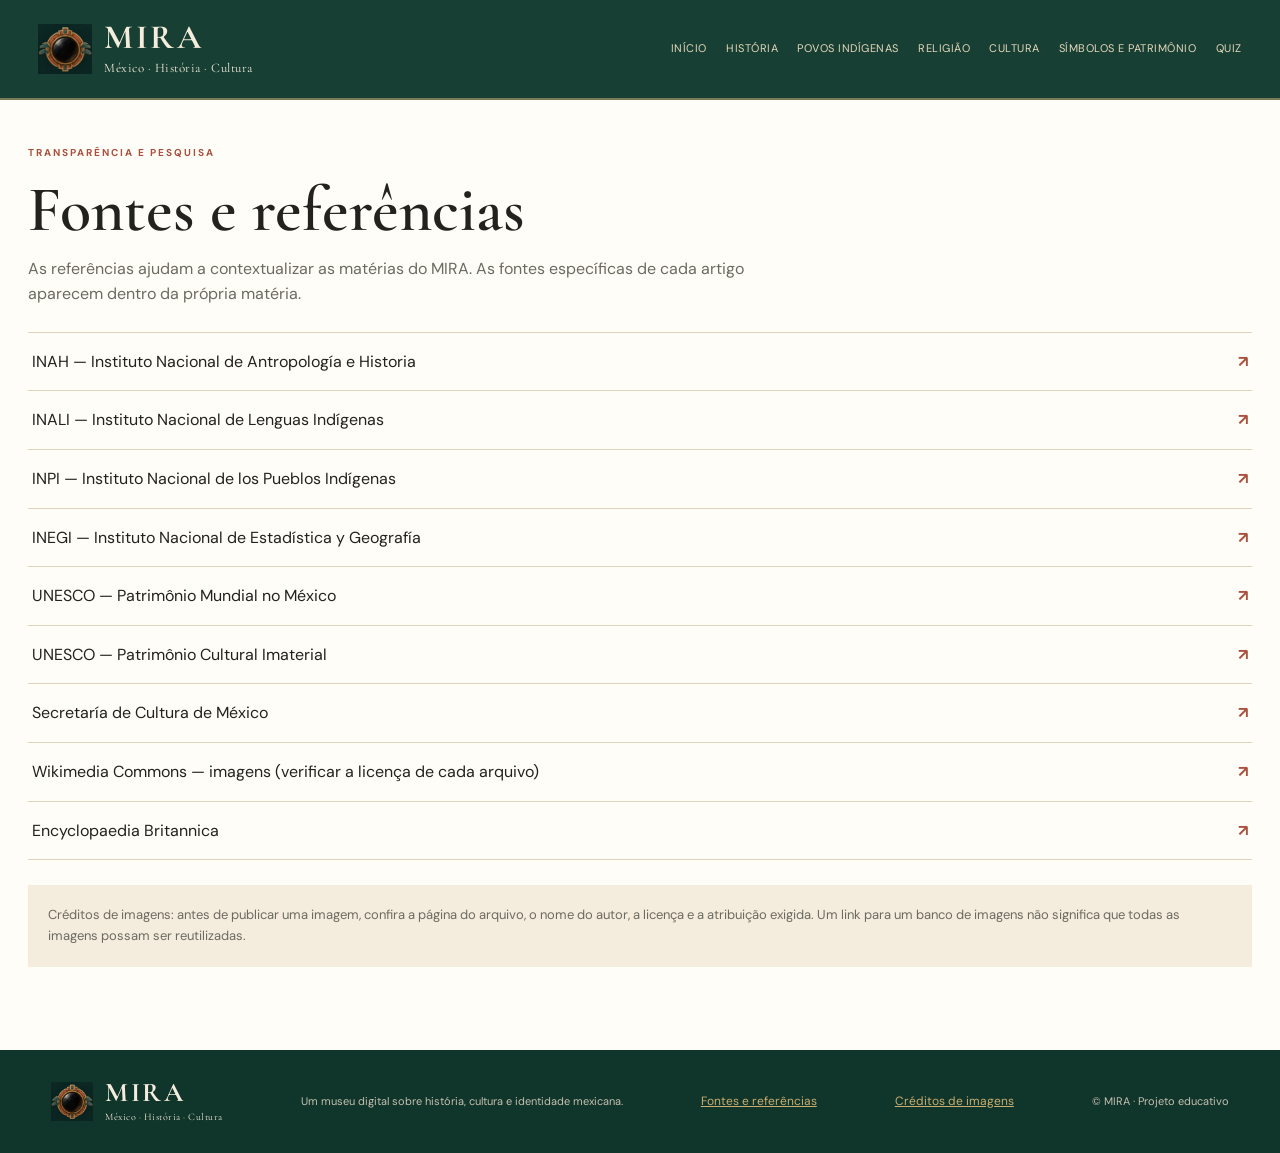
<file: fontes.html>
<!doctype html><html lang="pt-BR"><head><meta charset="utf-8"><meta name="viewport" content="width=device-width, initial-scale=1"><meta name="description" content="Fontes e referências do Museu MIRA."><title>Fontes e referências | MIRA</title><link rel="stylesheet" href="style.css"></head><body><header class="topo"><a class="marca" href="index.html"><img src="logo-mira.png" alt="Símbolo MIRA" class="marca-simbolo"><span><strong>MIRA</strong><small>México · História · Cultura</small></span></a><button class="menu-botao" aria-label="Abrir menu" aria-expanded="false">☰</button><nav class="menu"><a class="" href="index.html">Início</a><a class="" href="historia.html">História</a><a class="" href="povos-indigenas.html">Povos Indígenas</a><a class="" href="religiao.html">Religião</a><a class="" href="cultura.html">Cultura</a><a class="" href="simbolos-patrimonio.html">Símbolos e Patrimônio</a><a class="" href="quizzes.html">Quiz</a></nav></header><main><section class="pagina-categoria"><p class="sobretitulo">TRANSPARÊNCIA E PESQUISA</p><h1>Fontes e referências</h1><p class="texto-intro">As referências ajudam a contextualizar as matérias do MIRA. As fontes específicas de cada artigo aparecem dentro da própria matéria.</p><div class="lista-fontes"><a href="https://www.inah.gob.mx/" target="_blank" rel="noopener noreferrer"><span>INAH — Instituto Nacional de Antropología e Historia</span><b>↗</b></a><a href="https://www.inali.gob.mx/" target="_blank" rel="noopener noreferrer"><span>INALI — Instituto Nacional de Lenguas Indígenas</span><b>↗</b></a><a href="https://www.gob.mx/inpi" target="_blank" rel="noopener noreferrer"><span>INPI — Instituto Nacional de los Pueblos Indígenas</span><b>↗</b></a><a href="https://www.inegi.org.mx/" target="_blank" rel="noopener noreferrer"><span>INEGI — Instituto Nacional de Estadística y Geografía</span><b>↗</b></a><a href="https://whc.unesco.org/en/statesparties/mx/" target="_blank" rel="noopener noreferrer"><span>UNESCO — Patrimônio Mundial no México</span><b>↗</b></a><a href="https://ich.unesco.org/" target="_blank" rel="noopener noreferrer"><span>UNESCO — Patrimônio Cultural Imaterial</span><b>↗</b></a><a href="https://www.gob.mx/cultura" target="_blank" rel="noopener noreferrer"><span>Secretaría de Cultura de México</span><b>↗</b></a><a href="https://commons.wikimedia.org/" target="_blank" rel="noopener noreferrer"><span>Wikimedia Commons — imagens (verificar a licença de cada arquivo)</span><b>↗</b></a><a href="https://www.britannica.com/" target="_blank" rel="noopener noreferrer"><span>Encyclopaedia Britannica</span><b>↗</b></a></div><p class="aviso-fontes">Créditos de imagens: antes de publicar uma imagem, confira a página do arquivo, o nome do autor, a licença e a atribuição exigida. Um link para um banco de imagens não significa que todas as imagens possam ser reutilizadas.</p></section></main><footer><a class="marca marca-rodape" href="index.html"><img src="logo-mira.png" alt="" class="marca-simbolo"><span><strong>MIRA</strong><small>México · História · Cultura</small></span></a><p>Um museu digital sobre história, cultura e identidade mexicana.</p><a href="fontes.html">Fontes e referências</a><a href="creditos-imagens.html">Créditos de imagens</a><small>© MIRA · Projeto educativo</small></footer><script src="articles.js"></script><script src="script.js"></script></body></html>
</file>
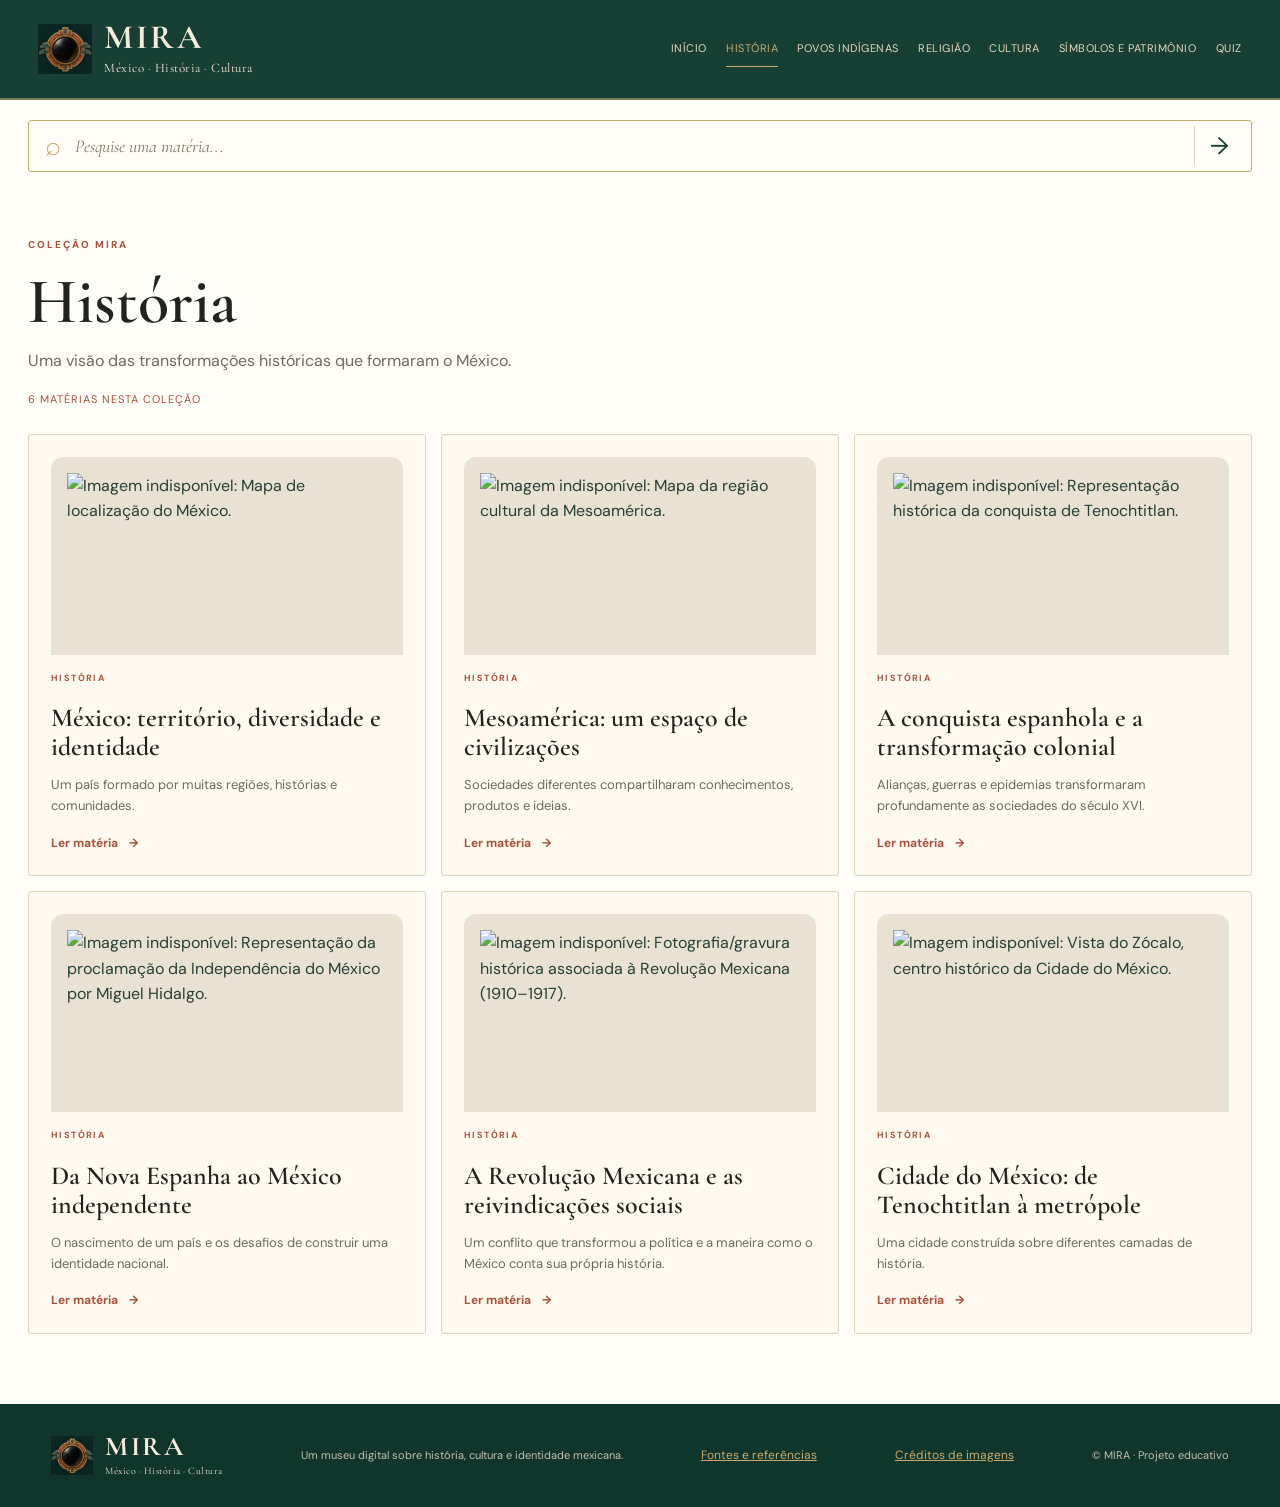
<file: historia.html>
<!doctype html><html lang="pt-BR"><head><meta charset="utf-8"><meta name="viewport" content="width=device-width, initial-scale=1"><meta name="description" content="Uma visão das transformações históricas que formaram o México."><title>História | MIRA</title><link rel="stylesheet" href="style.css"></head><body><header class="topo"><a class="marca" href="index.html"><img src="logo-mira.png" alt="Símbolo MIRA" class="marca-simbolo"><span><strong>MIRA</strong><small>México · História · Cultura</small></span></a><button class="menu-botao" aria-label="Abrir menu" aria-expanded="false">☰</button><nav class="menu"><a class="" href="index.html">Início</a><a class="ativo" href="historia.html">História</a><a class="" href="povos-indigenas.html">Povos Indígenas</a><a class="" href="religiao.html">Religião</a><a class="" href="cultura.html">Cultura</a><a class="" href="simbolos-patrimonio.html">Símbolos e Patrimônio</a><a class="" href="quizzes.html">Quiz</a></nav></header><main><form class="busca" id="form-busca"><span aria-hidden="true">⌕</span><input id="campo-busca" type="search" placeholder="Pesquise uma matéria..." aria-label="Pesquisar no MIRA"><button aria-label="Pesquisar">→</button></form><div id="resultados-busca" class="resultados-busca" hidden></div><section class="pagina-categoria" data-category="historia"><p class="sobretitulo">COLEÇÃO MIRA</p><h1>História</h1><p class="texto-intro">Uma visão das transformações históricas que formaram o México.</p><p class="contador" id="contador-categoria"></p><div class="grade-materias" id="grade-categoria"></div></section></main><footer><a class="marca marca-rodape" href="index.html"><img src="logo-mira.png" alt="" class="marca-simbolo"><span><strong>MIRA</strong><small>México · História · Cultura</small></span></a><p>Um museu digital sobre história, cultura e identidade mexicana.</p><a href="fontes.html">Fontes e referências</a><a href="creditos-imagens.html">Créditos de imagens</a><small>© MIRA · Projeto educativo</small></footer><script src="articles.js"></script><script src="script.js"></script></body></html>
</file>
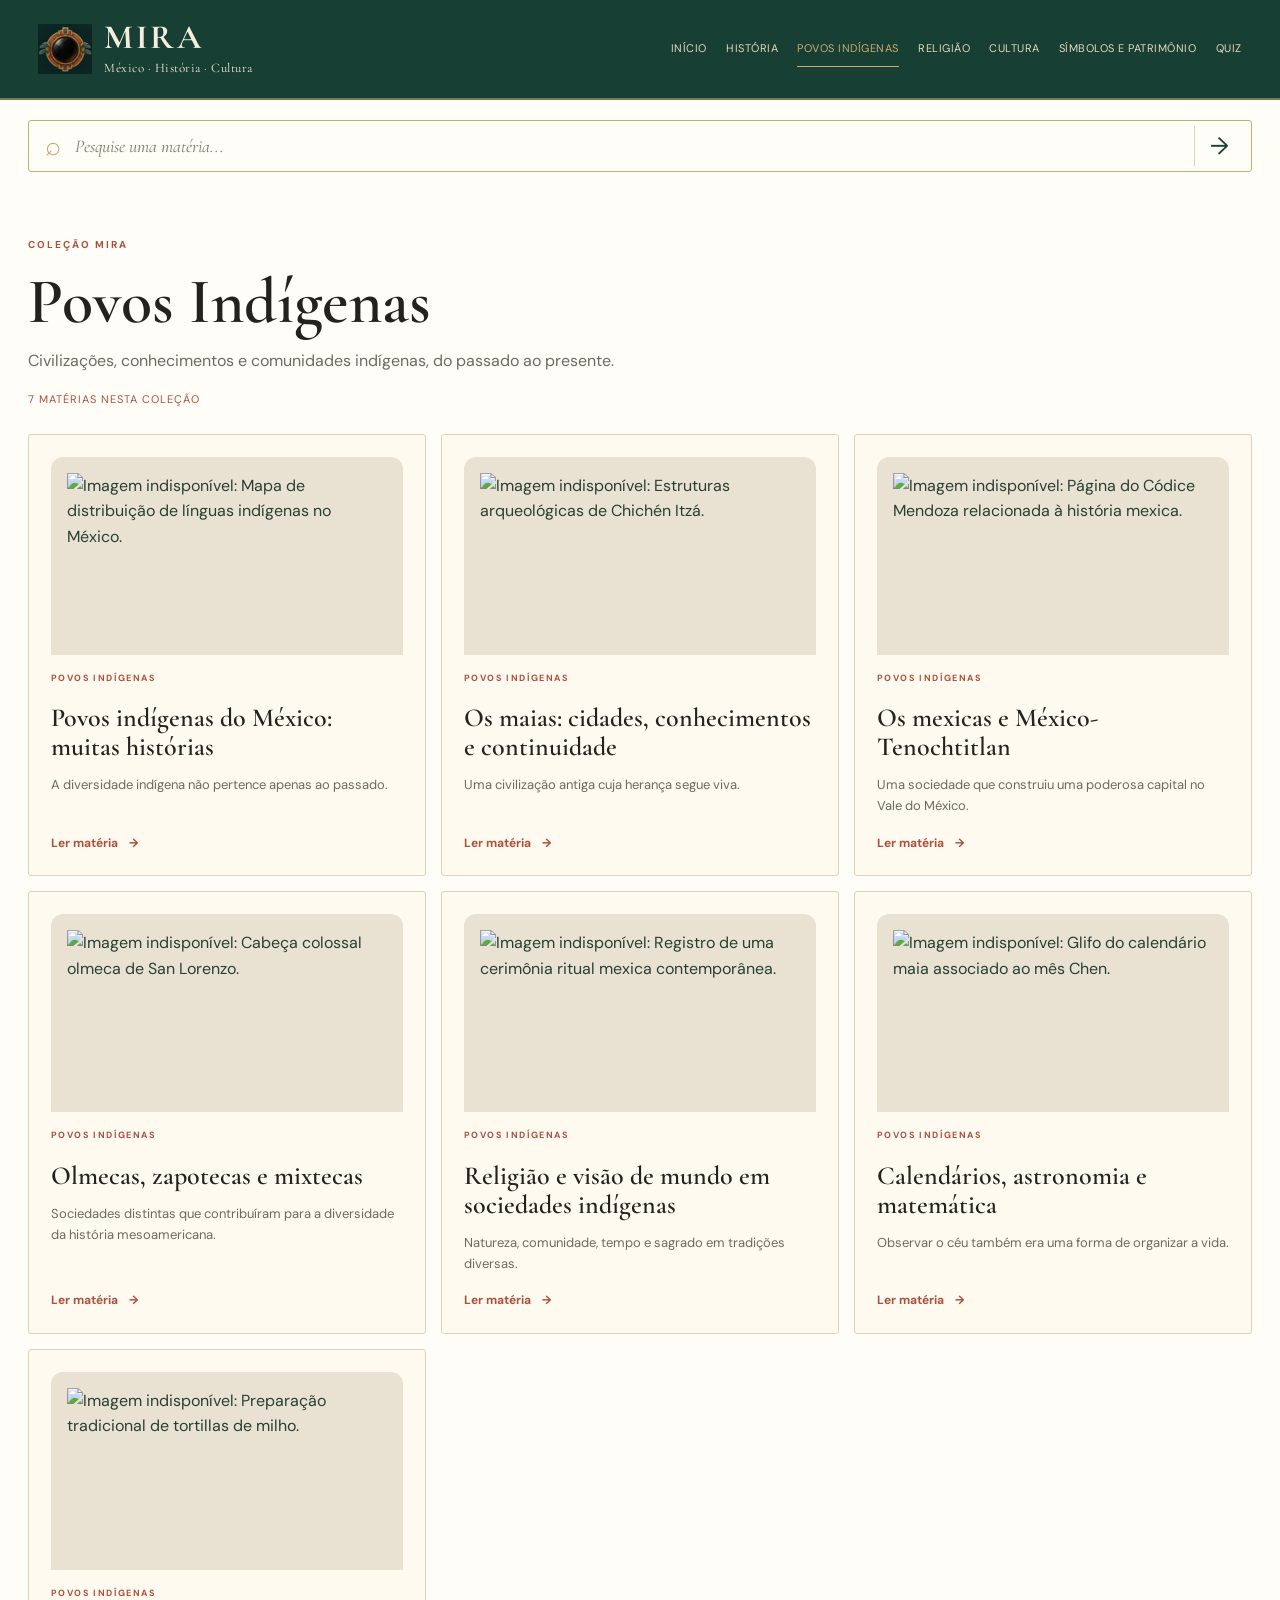
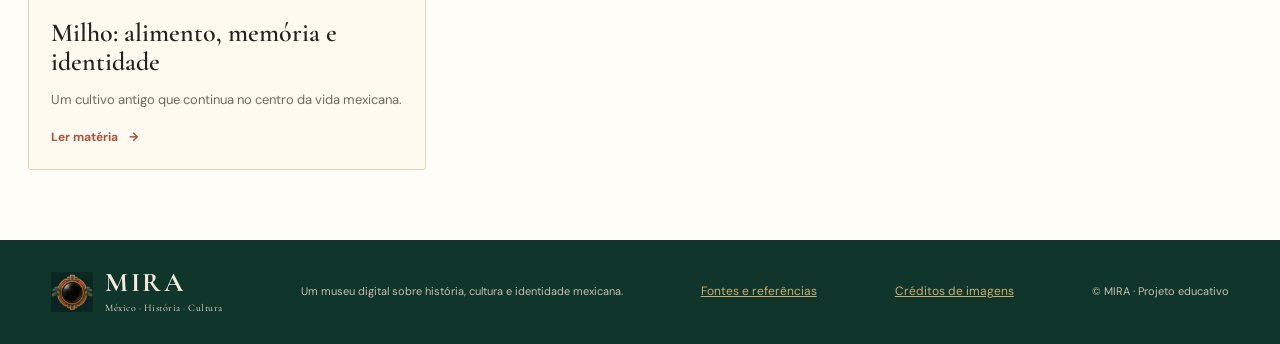
<file: povos-indigenas.html>
<!doctype html><html lang="pt-BR"><head><meta charset="utf-8"><meta name="viewport" content="width=device-width, initial-scale=1"><meta name="description" content="Civilizações, conhecimentos e comunidades indígenas, do passado ao presente."><title>Povos Indígenas | MIRA</title><link rel="stylesheet" href="style.css"></head><body><header class="topo"><a class="marca" href="index.html"><img src="logo-mira.png" alt="Símbolo MIRA" class="marca-simbolo"><span><strong>MIRA</strong><small>México · História · Cultura</small></span></a><button class="menu-botao" aria-label="Abrir menu" aria-expanded="false">☰</button><nav class="menu"><a class="" href="index.html">Início</a><a class="" href="historia.html">História</a><a class="ativo" href="povos-indigenas.html">Povos Indígenas</a><a class="" href="religiao.html">Religião</a><a class="" href="cultura.html">Cultura</a><a class="" href="simbolos-patrimonio.html">Símbolos e Patrimônio</a><a class="" href="quizzes.html">Quiz</a></nav></header><main><form class="busca" id="form-busca"><span aria-hidden="true">⌕</span><input id="campo-busca" type="search" placeholder="Pesquise uma matéria..." aria-label="Pesquisar no MIRA"><button aria-label="Pesquisar">→</button></form><div id="resultados-busca" class="resultados-busca" hidden></div><section class="pagina-categoria" data-category="povos-indigenas"><p class="sobretitulo">COLEÇÃO MIRA</p><h1>Povos Indígenas</h1><p class="texto-intro">Civilizações, conhecimentos e comunidades indígenas, do passado ao presente.</p><p class="contador" id="contador-categoria"></p><div class="grade-materias" id="grade-categoria"></div></section></main><footer><a class="marca marca-rodape" href="index.html"><img src="logo-mira.png" alt="" class="marca-simbolo"><span><strong>MIRA</strong><small>México · História · Cultura</small></span></a><p>Um museu digital sobre história, cultura e identidade mexicana.</p><a href="fontes.html">Fontes e referências</a><a href="creditos-imagens.html">Créditos de imagens</a><small>© MIRA · Projeto educativo</small></footer><script src="articles.js"></script><script src="script.js"></script></body></html>
</file>
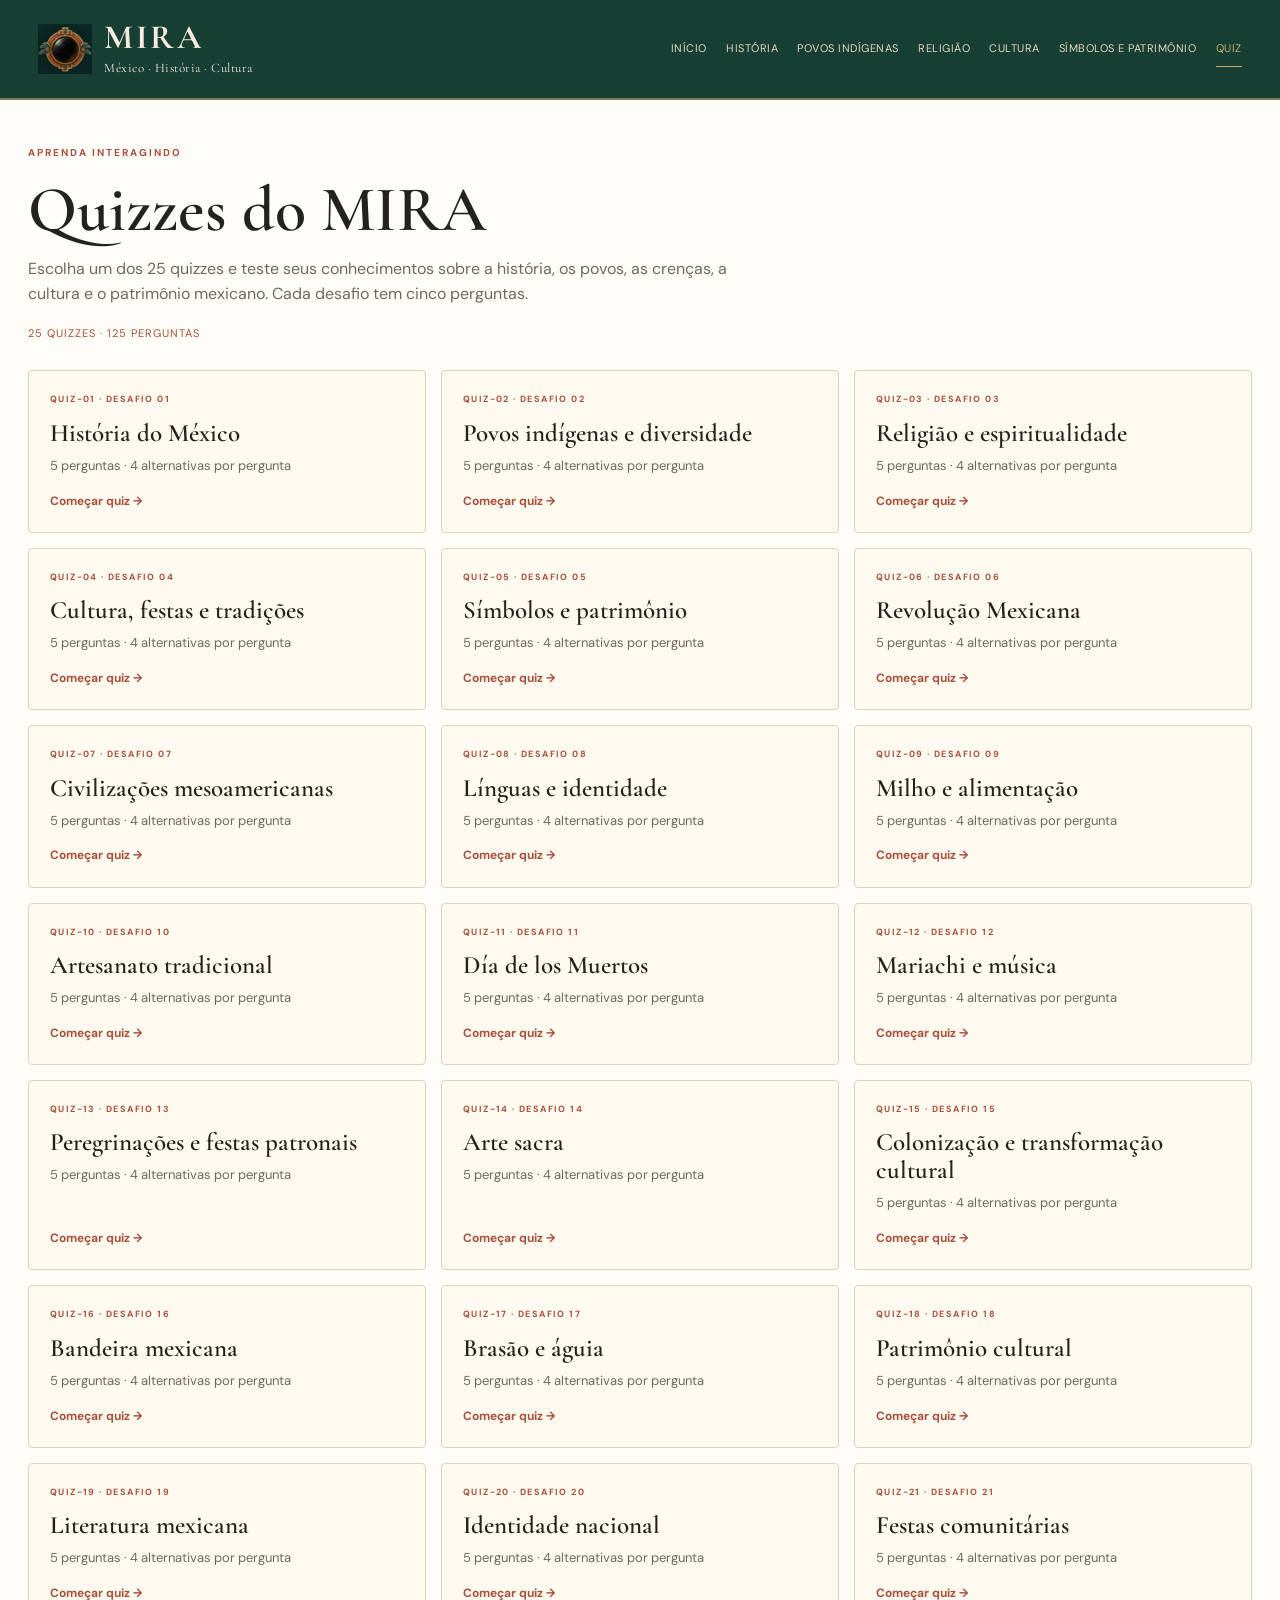
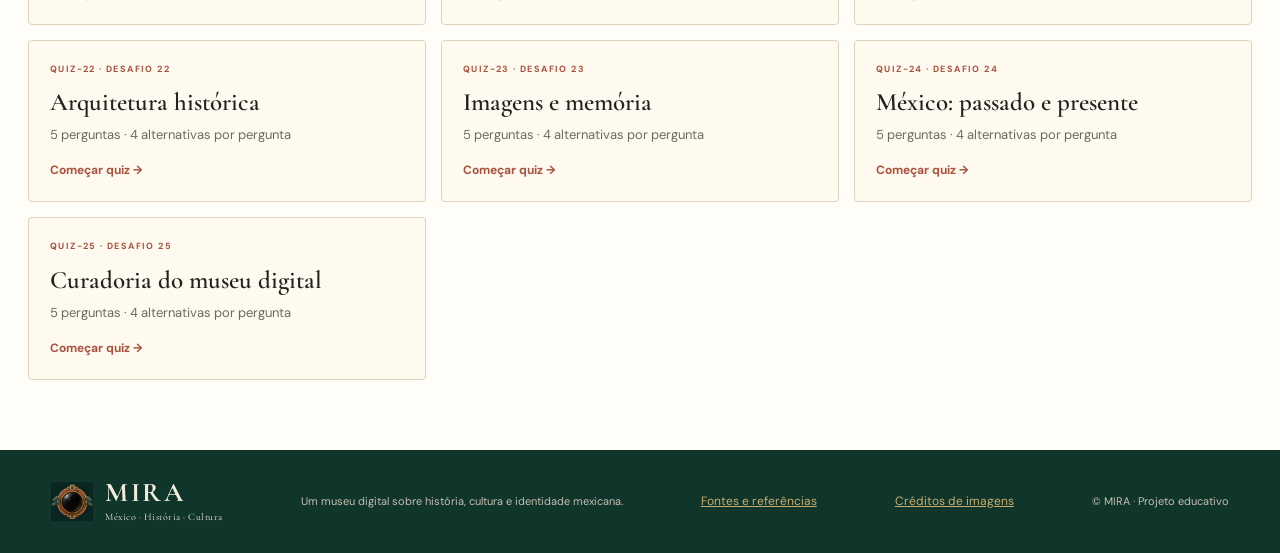
<file: quizzes.html>
<!doctype html>
<html lang="pt-BR">
<head>
<meta charset="utf-8"><meta name="viewport" content="width=device-width, initial-scale=1">
<meta name="description" content="25 quizzes educativos do Museu MIRA sobre história, povos, religião e cultura mexicana.">
<title>Quizzes | MIRA</title><link rel="stylesheet" href="style.css">
<style>
.quiz-lista{display:grid;grid-template-columns:repeat(3,minmax(0,1fr));gap:15px;margin-top:28px}
.quiz-cartao{display:flex;flex-direction:column;align-items:flex-start;text-align:left;min-width:0;padding:21px;background:#fffaf0;border:1px solid var(--linha);border-radius:4px;cursor:pointer;color:var(--tinta);transition:transform .18s,border-color .18s}
.quiz-cartao:hover,.quiz-cartao:focus-visible{transform:translateY(-2px);border-color:var(--ouro);outline:2px solid transparent}
.quiz-cartao .etiqueta{margin-bottom:12px}.quiz-cartao h2{font-size:25px;margin-bottom:9px}.quiz-cartao p{font-size:13px;color:var(--suave);margin:0 0 15px}.quiz-cartao strong{font-size:12px;color:var(--terracota);margin-top:auto}
.quiz-painel{margin-top:25px;padding:clamp(18px,4vw,34px);background:#fffaf0;border:1px solid var(--linha);border-radius:4px}
.quiz-topo{display:flex;align-items:flex-start;justify-content:space-between;gap:16px;flex-wrap:wrap}.quiz-topo h2{font-size:clamp(27px,4vw,38px)}.quiz-progresso{font-size:12px;font-weight:700;color:var(--terracota);letter-spacing:.5px}
.quiz-pergunta{font-size:clamp(21px,3vw,28px);margin:22px 0}
.quiz-opcoes{display:grid;gap:10px}.quiz-opcao{display:flex;gap:12px;align-items:flex-start;text-align:left;width:100%;padding:14px 15px;border:1px solid var(--linha);background:white;color:var(--tinta);border-radius:4px;cursor:pointer;line-height:1.5}.quiz-opcao .letra{font-weight:800;color:var(--terracota);min-width:22px}.quiz-opcao:focus-visible{outline:2px solid var(--verde);outline-offset:2px}.quiz-opcao.correta{background:#d9efdc;border-color:#318348;color:#153d20}.quiz-opcao.errada{background:#f8dddd;border-color:#b64242;color:#6f1717}.quiz-opcao:disabled{cursor:default;opacity:1}
.quiz-feedback{margin:16px 0 0;font-weight:700}.quiz-feedback.ok{color:#246b35}.quiz-feedback.erro{color:#9c2929}.quiz-acoes{display:flex;gap:10px;flex-wrap:wrap;margin-top:23px}.quiz-botao{border:0;padding:12px 17px;font-weight:700;cursor:pointer;border-radius:3px}.quiz-botao.principal{background:var(--verde);color:var(--papel)}.quiz-botao.secundario{background:var(--papel);color:var(--verde);border:1px solid var(--linha)}.quiz-resultado{text-align:center;padding:16px 0}.quiz-resultado .nota{font:700 clamp(48px,10vw,76px)/1 'Cormorant Garamond',Georgia,serif;color:var(--verde);margin:18px 0}.quiz-resultado p{color:var(--suave)}.quiz-voltar-lista{margin-top:22px}
@media(max-width:900px){.quiz-lista{grid-template-columns:repeat(2,minmax(0,1fr))}}
@media(max-width:600px){.quiz-lista{grid-template-columns:minmax(0,1fr)}.quiz-cartao{padding:18px}.quiz-painel{padding:17px}.quiz-opcao{padding:12px}}
</style></head>
<body>
<header class="topo"><a class="marca" href="index.html"><img src="logo-mira.png" alt="Símbolo MIRA" class="marca-simbolo"><span><strong>MIRA</strong><small>México · História · Cultura</small></span></a><button class="menu-botao" aria-label="Abrir menu" aria-expanded="false">☰</button><nav class="menu"><a href="index.html">Início</a><a href="historia.html">História</a><a href="povos-indigenas.html">Povos Indígenas</a><a href="religiao.html">Religião</a><a href="cultura.html">Cultura</a><a href="simbolos-patrimonio.html">Símbolos e Patrimônio</a><a class="ativo" href="quizzes.html">Quiz</a></nav></header>
<main><section class="pagina-categoria"><p class="sobretitulo">APRENDA INTERAGINDO</p><h1>Quizzes do MIRA</h1><p class="texto-intro">Escolha um dos 25 quizzes e teste seus conhecimentos sobre a história, os povos, as crenças, a cultura e o patrimônio mexicano. Cada desafio tem cinco perguntas.</p><p id="quiz-contador" class="contador">25 quizzes · 125 perguntas</p><div id="quiz-lista" class="quiz-lista" aria-label="Lista de quizzes"></div><section id="quiz-painel" class="quiz-painel" hidden aria-live="polite"></section></section></main>
<footer><a class="marca marca-rodape" href="index.html"><img src="logo-mira.png" alt="" class="marca-simbolo"><span><strong>MIRA</strong><small>México · História · Cultura</small></span></a><p>Um museu digital sobre história, cultura e identidade mexicana.</p><a href="fontes.html">Fontes e referências</a><a href="creditos-imagens.html">Créditos de imagens</a><small>© MIRA · Projeto educativo</small></footer>
<script src="articles.js"></script><script src="literatura-imagem.js"></script><script src="script.js"></script><script src="quizzes-data.js"></script><script src="quizzes.js"></script>
</body></html>
</file>
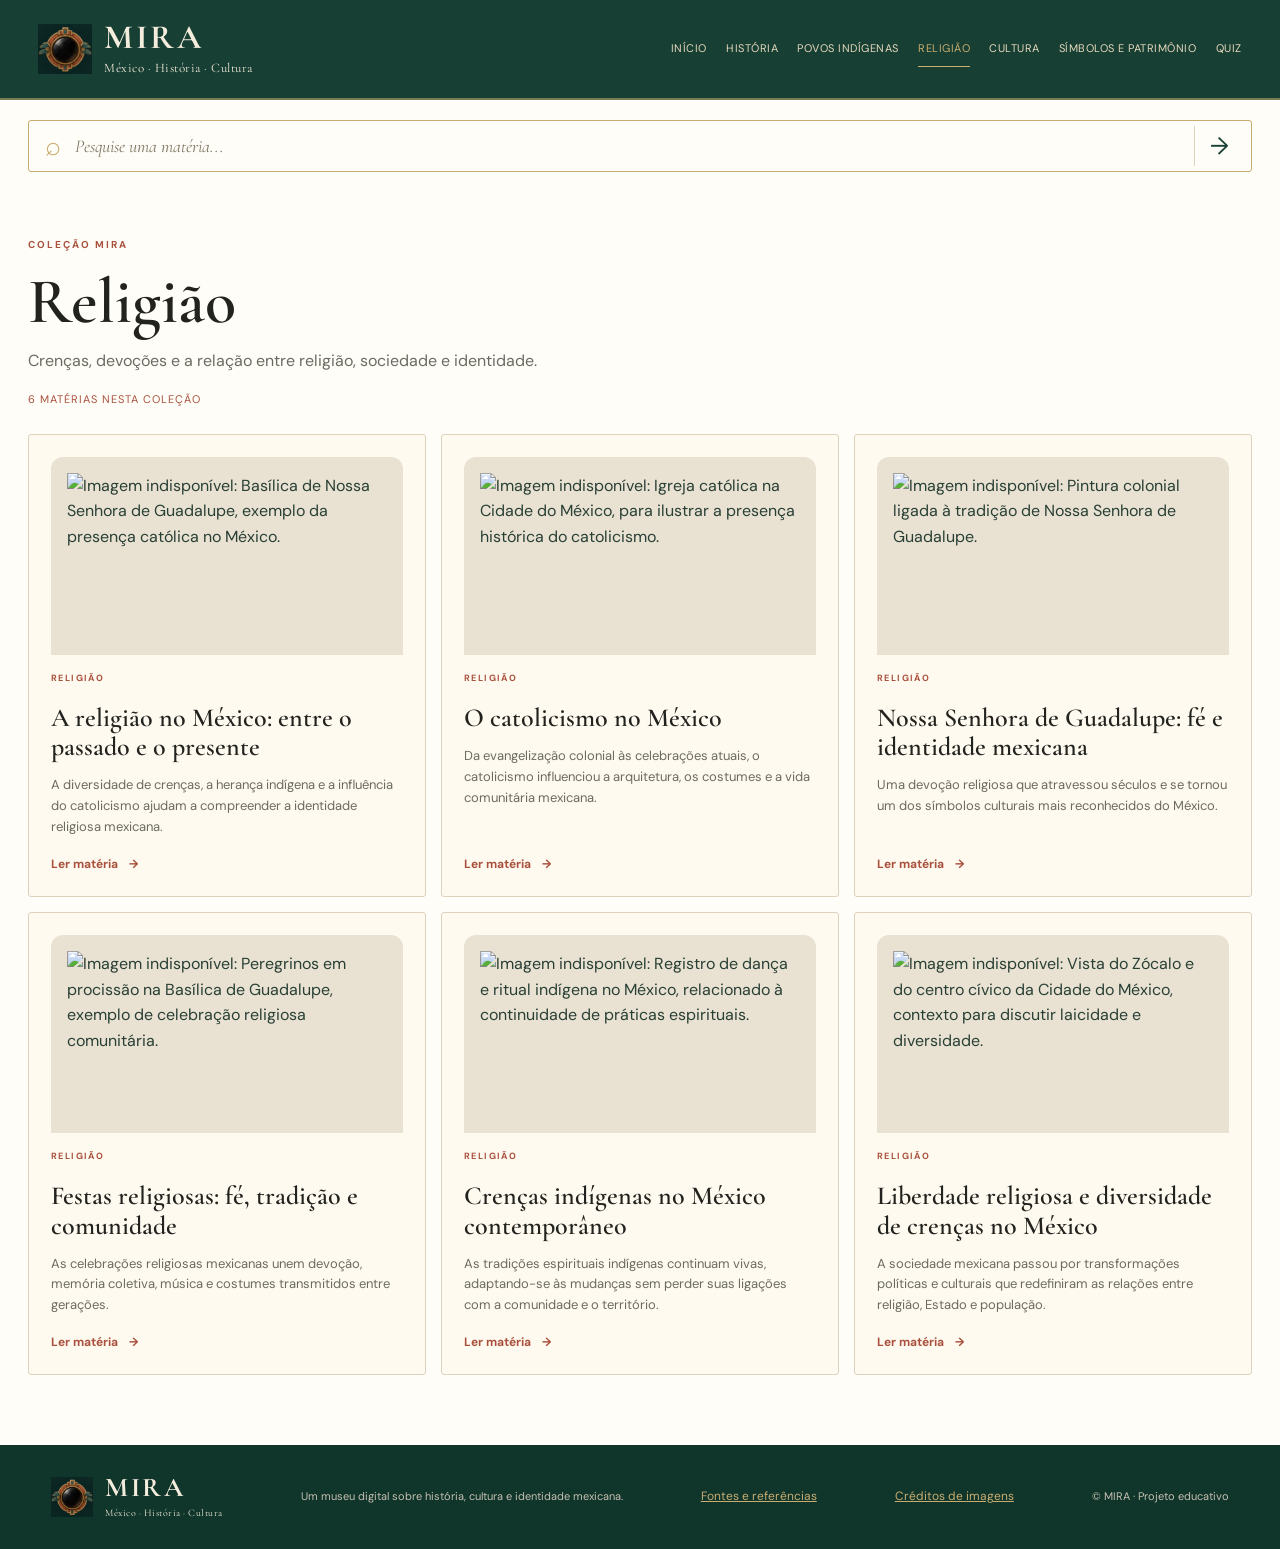
<file: religiao.html>
<!doctype html><html lang="pt-BR"><head><meta charset="utf-8"><meta name="viewport" content="width=device-width, initial-scale=1"><meta name="description" content="Crenças, devoções e a relação entre religião, sociedade e identidade."><title>Religião | MIRA</title><link rel="stylesheet" href="style.css"></head><body><header class="topo"><a class="marca" href="index.html"><img src="logo-mira.png" alt="Símbolo MIRA" class="marca-simbolo"><span><strong>MIRA</strong><small>México · História · Cultura</small></span></a><button class="menu-botao" aria-label="Abrir menu" aria-expanded="false">☰</button><nav class="menu"><a class="" href="index.html">Início</a><a class="" href="historia.html">História</a><a class="" href="povos-indigenas.html">Povos Indígenas</a><a class="ativo" href="religiao.html">Religião</a><a class="" href="cultura.html">Cultura</a><a class="" href="simbolos-patrimonio.html">Símbolos e Patrimônio</a><a class="" href="quizzes.html">Quiz</a></nav></header><main><form class="busca" id="form-busca"><span aria-hidden="true">⌕</span><input id="campo-busca" type="search" placeholder="Pesquise uma matéria..." aria-label="Pesquisar no MIRA"><button aria-label="Pesquisar">→</button></form><div id="resultados-busca" class="resultados-busca" hidden></div><section class="pagina-categoria" data-category="religiao"><p class="sobretitulo">COLEÇÃO MIRA</p><h1>Religião</h1><p class="texto-intro">Crenças, devoções e a relação entre religião, sociedade e identidade.</p><p class="contador" id="contador-categoria"></p><div class="grade-materias" id="grade-categoria"></div></section></main><footer><a class="marca marca-rodape" href="index.html"><img src="logo-mira.png" alt="" class="marca-simbolo"><span><strong>MIRA</strong><small>México · História · Cultura</small></span></a><p>Um museu digital sobre história, cultura e identidade mexicana.</p><a href="fontes.html">Fontes e referências</a><a href="creditos-imagens.html">Créditos de imagens</a><small>© MIRA · Projeto educativo</small></footer><script src="articles.js"></script><script src="script.js"></script></body></html>
</file>
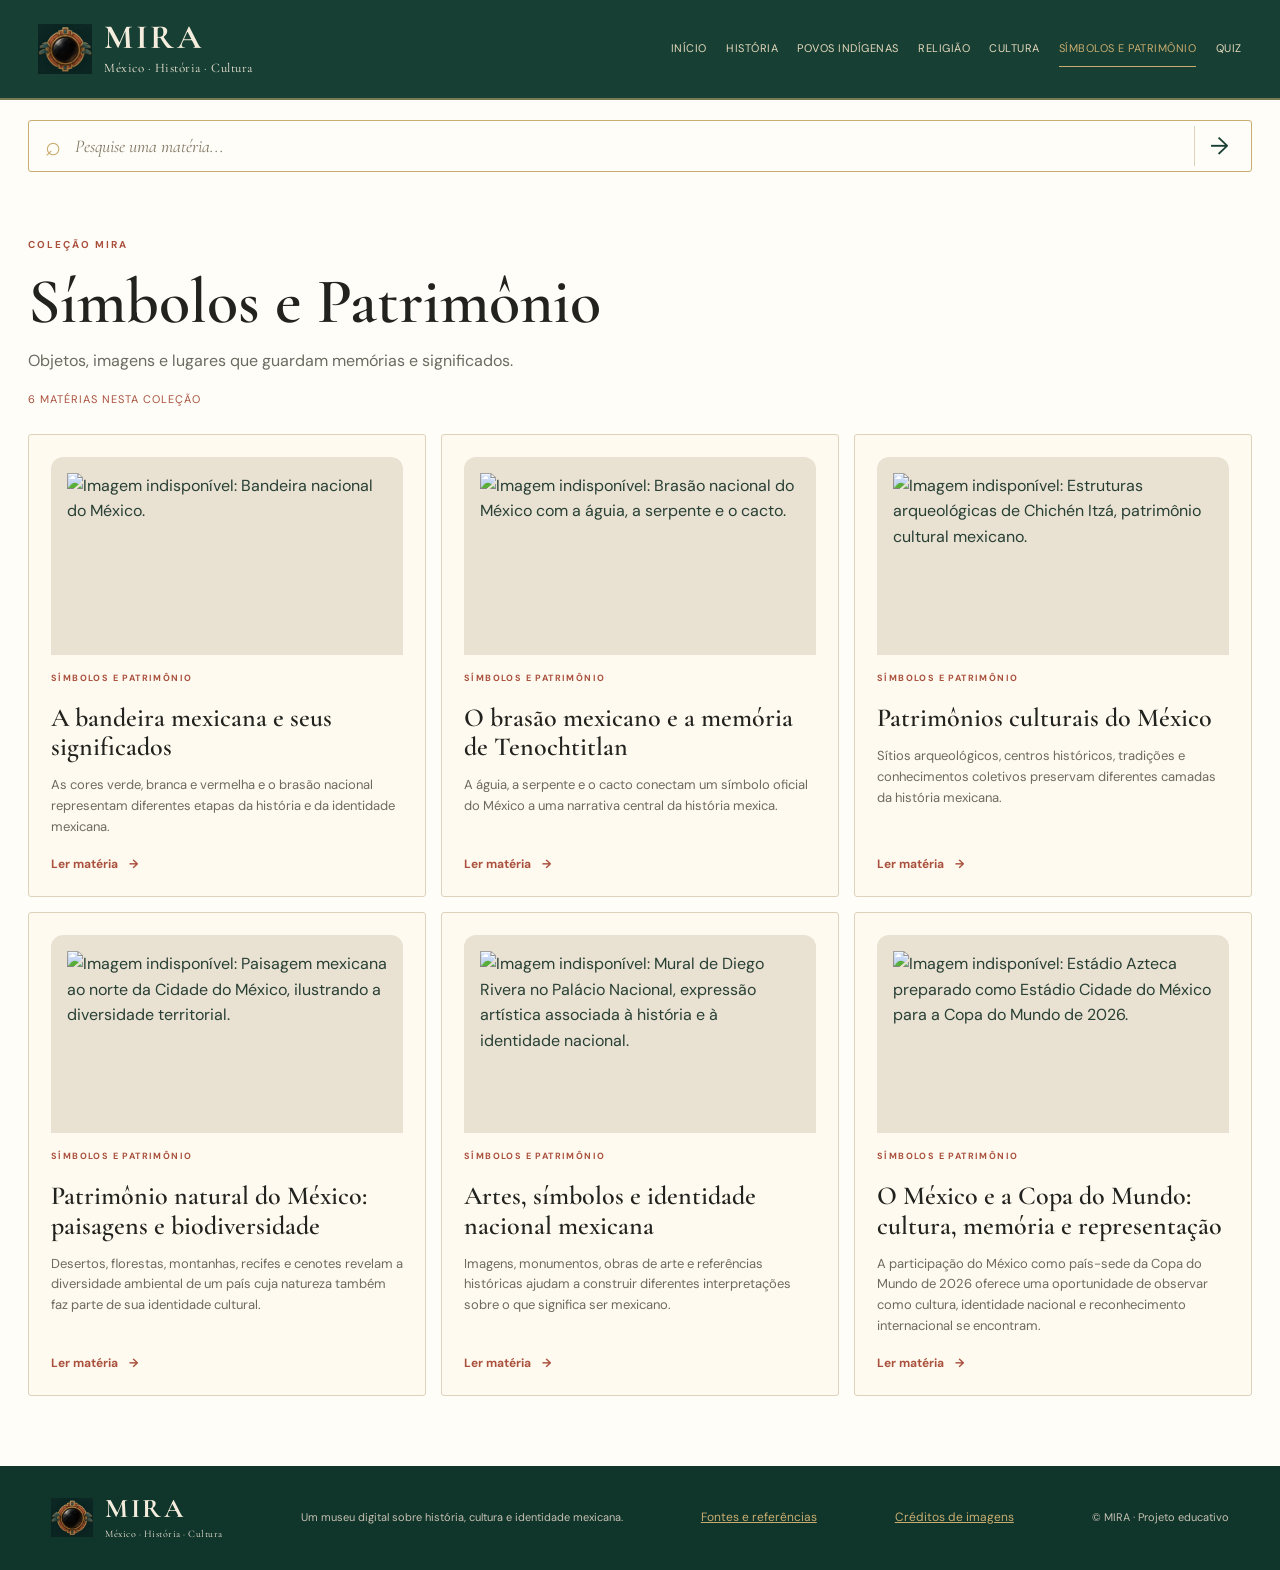
<file: simbolos-patrimonio.html>
<!doctype html><html lang="pt-BR"><head><meta charset="utf-8"><meta name="viewport" content="width=device-width, initial-scale=1"><meta name="description" content="Objetos, imagens e lugares que guardam memórias e significados."><title>Símbolos e Patrimônio | MIRA</title><link rel="stylesheet" href="style.css"></head><body><header class="topo"><a class="marca" href="index.html"><img src="logo-mira.png" alt="Símbolo MIRA" class="marca-simbolo"><span><strong>MIRA</strong><small>México · História · Cultura</small></span></a><button class="menu-botao" aria-label="Abrir menu" aria-expanded="false">☰</button><nav class="menu"><a class="" href="index.html">Início</a><a class="" href="historia.html">História</a><a class="" href="povos-indigenas.html">Povos Indígenas</a><a class="" href="religiao.html">Religião</a><a class="" href="cultura.html">Cultura</a><a class="ativo" href="simbolos-patrimonio.html">Símbolos e Patrimônio</a><a class="" href="quizzes.html">Quiz</a></nav></header><main><form class="busca" id="form-busca"><span aria-hidden="true">⌕</span><input id="campo-busca" type="search" placeholder="Pesquise uma matéria..." aria-label="Pesquisar no MIRA"><button aria-label="Pesquisar">→</button></form><div id="resultados-busca" class="resultados-busca" hidden></div><section class="pagina-categoria" data-category="simbolos-patrimonio"><p class="sobretitulo">COLEÇÃO MIRA</p><h1>Símbolos e Patrimônio</h1><p class="texto-intro">Objetos, imagens e lugares que guardam memórias e significados.</p><p class="contador" id="contador-categoria"></p><div class="grade-materias" id="grade-categoria"></div></section></main><footer><a class="marca marca-rodape" href="index.html"><img src="logo-mira.png" alt="" class="marca-simbolo"><span><strong>MIRA</strong><small>México · História · Cultura</small></span></a><p>Um museu digital sobre história, cultura e identidade mexicana.</p><a href="fontes.html">Fontes e referências</a><a href="creditos-imagens.html">Créditos de imagens</a><small>© MIRA · Projeto educativo</small></footer><script src="articles.js"></script><script src="script.js"></script></body></html>
</file>
<file: style.css>
@import url('https://fonts.googleapis.com/css2?family=Cormorant+Garamond:wght@500;600;700&family=DM+Sans:wght@400;500;600;700&display=swap');
:root{--verde:#173f33;--verde2:#244638;--ouro:#c9ad70;--papel:#f4ecdc;--terracota:#a9513d;--tinta:#22231e;--suave:#6c6b61;--linha:#ded2bc;--branco:#fffdf8;--largura:1120px}
*{box-sizing:border-box}html{width:100%;max-width:100%;overflow-x:clip}body{margin:0;width:100%;max-width:100%;overflow-x:clip;background:var(--branco);color:var(--tinta);font-family:'DM Sans',Arial,sans-serif;line-height:1.6}img{max-width:100%;height:auto}a{color:inherit}button,input{font:inherit}.topo{width:100%;min-height:100px;background:var(--verde);color:var(--papel);display:flex;align-items:center;justify-content:space-between;padding:15px max(4vw,24px);gap:24px;border-bottom:2px solid rgba(201,173,112,.55);position:relative;z-index:5}.marca{display:flex;align-items:center;gap:12px;text-decoration:none;min-width:0}.marca-simbolo{width:54px;height:54px;object-fit:contain;flex:0 0 auto}.marca strong{font:700 34px/.95 'Cormorant Garamond',Georgia,serif;letter-spacing:2.5px;display:block}.marca small{display:block;font:13px 'Cormorant Garamond',Georgia,serif;letter-spacing:.5px;margin-top:6px}.menu{display:flex;flex-wrap:wrap;gap:clamp(10px,1.4vw,22px);align-items:center;justify-content:flex-end}.menu a{text-transform:uppercase;font-size:10px;letter-spacing:.8px;text-decoration:none;color:#e6d9bd;padding:9px 0;border-bottom:1px solid transparent;white-space:normal}.menu a:hover,.menu a.ativo{color:var(--ouro);border-color:var(--ouro)}.menu-botao{display:none;background:none;color:var(--ouro);border:1px solid rgba(201,173,112,.45);border-radius:3px;padding:3px 10px;font-size:27px;line-height:1.2;cursor:pointer}.busca{margin:20px auto;max-width:var(--largura);width:calc(100% - 56px);min-height:52px;border:1px solid var(--ouro);display:flex;align-items:center;padding:0 16px;gap:12px;color:var(--ouro);border-radius:3px}.busca span{font-size:27px}.busca input{background:transparent;border:0;outline:0;flex:1;min-width:0;width:100%;font:italic 18px 'Cormorant Garamond',Georgia,serif;color:var(--verde)}.busca input::placeholder{color:#827966}.busca button{border:0;border-left:1px solid var(--linha);background:none;color:var(--verde);font-size:24px;padding-left:15px;cursor:pointer}.resultados-busca{max-width:var(--largura);width:calc(100% - 56px);margin:-7px auto 24px;padding:18px;background:var(--papel);border:1px solid var(--linha);overflow-wrap:anywhere}.resultados-busca h2{font-size:25px}.resultados-busca a{display:block;padding:11px 4px;border-bottom:1px solid var(--linha);text-decoration:none}.resultados-busca a:hover{text-decoration:underline;color:var(--terracota)}.hero{min-height:360px;max-width:var(--largura);width:calc(100% - 56px);margin:0 auto;background:var(--verde) url('hero-mexico.jpg') center 54%/cover no-repeat;position:relative;display:flex;align-items:center;color:white;border-radius:3px;overflow:hidden}.hero-filtro{position:absolute;inset:0;background:linear-gradient(90deg,rgba(13,47,37,.94),rgba(13,47,37,.72) 54%,rgba(13,47,37,.15))}.hero-conteudo{position:relative;max-width:var(--largura);width:100%;margin:auto;padding:45px clamp(22px,5vw,58px)}.sobretitulo{font-size:10px;font-weight:700;letter-spacing:2px;color:var(--terracota);margin:0 0 13px}.hero .sobretitulo{color:var(--ouro)}h1,h2,h3{font-family:'Cormorant Garamond',Georgia,serif;font-weight:600;line-height:1.12;margin:0 0 14px}h1{font-size:clamp(38px,5.5vw,66px)}h2{font-size:clamp(29px,3.8vw,42px)}h3{font-size:26px}.hero-conteudo>p:not(.sobretitulo){max-width:490px;color:#f0e8d8;font-size:16px;margin:0 0 24px}.botao{display:inline-flex;align-items:center;gap:20px;padding:12px 18px;text-decoration:none;border:0;font-weight:700;font-size:12px;letter-spacing:.4px;cursor:pointer}.botao-ouro{background:var(--ouro);color:var(--verde)}.botao-claro{background:var(--papel);color:var(--verde)}.secao{max-width:var(--largura);width:100%;margin:0 auto;padding:48px 28px}.introducao{max-width:900px;text-align:center;padding-top:48px;padding-bottom:30px}.introducao h2{max-width:700px;margin:0 auto 14px}.texto-intro{font-size:16px;color:var(--suave);max-width:720px}.introducao .texto-intro{margin:0 auto}.titulo-linha{display:flex;align-items:end;justify-content:space-between;gap:18px;margin-bottom:22px}.titulo-linha h2{margin:0}.destaque-principal{display:grid;grid-template-columns:minmax(0,1.1fr) minmax(0,.9fr);gap:22px;align-items:stretch;background:var(--papel);padding:18px}.materia-card{position:relative;display:flex;flex-direction:column;align-items:flex-start;padding:22px;background:#fffaf0;border:1px solid var(--linha);text-decoration:none;min-width:0;min-height:215px;transition:transform .18s,border-color .18s;color:var(--tinta);border-radius:3px;overflow-wrap:anywhere}.materia-card:hover{transform:translateY(-2px);border-color:var(--ouro)}.materia-destaque{background:var(--verde) url('hero-mexico.jpg') center/cover no-repeat;color:var(--papel);min-height:300px;justify-content:flex-end;isolation:isolate}.materia-destaque:before{content:'';position:absolute;z-index:-1;inset:0;background:linear-gradient(0deg,rgba(13,47,37,.96),rgba(13,47,37,.15))}.materia-destaque h3{font-size:clamp(27px,3vw,35px)}.materia-destaque p{color:#e0d8c9}.etiqueta{font-size:9px;letter-spacing:1.4px;text-transform:uppercase;font-weight:700;color:var(--terracota);margin-bottom:18px}.materia-destaque .etiqueta{color:var(--ouro)}.materia-card p{font-size:13px;color:var(--suave);margin:0 0 17px}.materia-destaque p{color:#e0d8c9}.ler{margin-top:auto;font-size:12px;font-weight:700;color:var(--terracota)}.materia-destaque .ler{color:var(--ouro)}.ler b{margin-left:8px}.destaque-nota{padding:25px 16px;align-self:center}.destaque-nota h2{font-size:clamp(32px,4vw,42px)}.destaque-nota p{color:var(--suave);max-width:420px}.link-seta{color:var(--verde);font-size:12px;font-weight:700;text-decoration:none;display:inline-block;margin-top:10px}.grade-materias{display:grid;grid-template-columns:repeat(3,minmax(0,1fr));gap:15px}.grade-colecoes{display:grid;grid-template-columns:repeat(3,minmax(0,1fr));gap:14px}.colecao{padding:22px;background:var(--papel);border:1px solid var(--linha);text-decoration:none;min-width:0;min-height:190px;display:flex;flex-direction:column;align-items:flex-start;border-radius:3px;overflow-wrap:anywhere}.colecao:nth-child(2n){background:#fffaf0}.colecao>span{font-size:10px;letter-spacing:2px;color:var(--terracota);font-weight:700;margin-bottom:17px}.colecao h3{font-size:25px;margin-bottom:8px}.colecao p{font-size:13px;color:var(--suave);margin:0 0 16px}.colecao b{font-size:11px;color:var(--verde);margin-top:auto}.chamada-quiz{margin:0 auto 50px;max-width:calc(var(--largura) - 56px);background:var(--verde);color:var(--papel);padding:35px clamp(22px,4vw,45px);display:flex;align-items:center;justify-content:space-between;gap:24px}.chamada-quiz .sobretitulo{color:var(--ouro)}.chamada-quiz h2{max-width:620px}.chamada-quiz p:not(.sobretitulo){color:#d9d2c4}.quiz-simbolo{font-size:70px;color:var(--ouro);padding:0 15px}.pagina-categoria{max-width:var(--largura);width:100%;margin:0 auto;padding:45px 28px 70px}.pagina-categoria h1{font-size:clamp(40px,5.5vw,64px);margin-bottom:10px}.pagina-categoria>.texto-intro{margin:0 0 15px}.contador{font-size:11px;text-transform:uppercase;letter-spacing:1px;color:var(--terracota);margin:18px 0 25px}.pagina-categoria .grade-materias{margin-top:25px}.pagina-artigo{max-width:850px;width:100%;margin:0 auto;padding:45px 28px 70px}.voltar{display:inline-block;text-decoration:none;color:var(--verde);font-size:12px;font-weight:700;margin-bottom:28px}.voltar:hover,.link-seta:hover{text-decoration:underline}.artigo-categoria{font-size:10px;letter-spacing:2px;text-transform:uppercase;color:var(--terracota);font-weight:700}.pagina-artigo h1{font-size:clamp(36px,5vw,60px);margin:12px 0}.artigo-subtitulo{font:italic 22px/1.45 'Cormorant Garamond',Georgia,serif;color:var(--suave);margin:0 0 28px}.artigo-corpo{font:16px/1.8 'DM Sans',Arial,sans-serif;overflow-wrap:anywhere}.artigo-corpo p{margin:0 0 20px}.artigo-meta{background:var(--papel);padding:22px;margin-top:32px;font-size:13px;overflow-wrap:anywhere}.artigo-meta h2{font-size:25px}.artigo-meta a{color:var(--verde);overflow-wrap:anywhere}.artigo-meta ul{padding-left:20px}.artigo-meta li{margin-bottom:7px}.aviso-imagem{border-left:3px solid var(--ouro);padding:12px 16px;background:#faf4e8;color:var(--suave);font-size:13px;margin:26px 0}.relacionadas{margin-top:40px;border-top:1px solid var(--linha);padding-top:25px}.relacionadas a{display:inline-block;margin:4px 0;color:var(--verde)}.lista-fontes{margin-top:25px;border-top:1px solid var(--linha)}.lista-fontes a{display:flex;justify-content:space-between;gap:20px;padding:16px 4px;border-bottom:1px solid var(--linha);text-decoration:none;overflow-wrap:anywhere}.lista-fontes a b{color:var(--terracota)}.aviso-fontes{margin-top:25px;background:var(--papel);padding:20px;font-size:13px;color:var(--suave)}.quiz-em-breve{cursor:default}footer{background:#10352b;color:var(--papel);padding:30px max(4vw,24px);display:flex;align-items:center;gap:22px;justify-content:space-between;flex-wrap:wrap}footer p,footer>small{font-size:11px;color:#c6c0b2}footer>a:not(.marca){font-size:12px;color:var(--ouro)}.marca-rodape .marca-simbolo{width:42px;height:42px}.marca-rodape strong{font-size:27px}.marca-rodape small{font-size:10px}
@media(max-width:1000px){.topo{align-items:flex-start;flex-wrap:wrap}.menu{gap:8px}.menu a{font-size:9px;letter-spacing:.3px}.grade-materias,.grade-colecoes{grid-template-columns:repeat(2,minmax(0,1fr))}}
@media(max-width:760px){.topo{min-height:74px;padding:11px 16px;align-items:center;gap:12px}.marca{gap:8px}.marca-simbolo{width:40px;height:40px}.marca strong{font-size:29px}.marca small{font-size:10px}.menu-botao{display:block;flex:0 0 auto}.menu{display:none;position:absolute;z-index:10;left:0;right:0;top:100%;width:100%;background:var(--verde);padding:8px 20px 18px;flex-direction:column;align-items:stretch;gap:0;border-top:1px solid rgba(201,173,112,.3);box-shadow:0 8px 15px #0002}.menu.aberto{display:flex}.menu a{font-size:12px;padding:11px 0;border-bottom:1px solid rgba(201,173,112,.16)}.busca{width:calc(100% - 32px);margin:14px auto;min-height:47px;padding:0 11px;gap:8px}.busca input{font-size:16px}.busca button{padding-left:10px}.resultados-busca{width:calc(100% - 32px);padding:14px;margin:0 auto 18px}.hero{width:calc(100% - 32px);min-height:330px;background-position:58% center}.hero-conteudo{padding:34px 22px}.hero-conteudo>p:not(.sobretitulo){max-width:100%;font-size:14px}.hero h1{font-size:clamp(35px,10vw,46px)}.secao{padding:34px 16px}.introducao{padding-top:35px;padding-bottom:22px}.introducao h2{font-size:31px}.texto-intro{font-size:14px}.titulo-linha{margin-bottom:16px}.titulo-linha h2{font-size:30px}.destaque-principal{grid-template-columns:minmax(0,1fr);padding:10px;gap:0}.materia-destaque{min-height:260px}.destaque-nota{padding:22px 10px 14px}.destaque-nota h2{font-size:32px}.grade-materias,.grade-colecoes{grid-template-columns:minmax(0,1fr);gap:12px}.materia-card{min-height:0;padding:19px}.materia-card h3{font-size:25px}.materia-card p{font-size:14px}.materia-destaque{min-height:250px}.colecao{min-height:0;padding:19px}.chamada-quiz{width:calc(100% - 32px);max-width:none;margin:0 auto 32px;padding:25px 20px;align-items:flex-start}.chamada-quiz h2{font-size:30px}.quiz-simbolo{display:none}.pagina-categoria{padding:32px 16px 48px}.pagina-categoria h1{font-size:clamp(36px,10vw,48px)}.pagina-artigo{padding:30px 18px 48px}.pagina-artigo h1{font-size:clamp(34px,9vw,45px)}.artigo-corpo{font-size:16px;line-height:1.75}.artigo-subtitulo{font-size:20px}.artigo-meta{padding:16px}.lista-fontes a{font-size:13px;flex-wrap:wrap}footer{padding:25px 18px;align-items:flex-start;flex-direction:column;gap:13px}footer p{margin:0}.marca-rodape strong{font-size:26px}}
@media(prefers-reduced-motion:reduce){*{scroll-behavior:auto!important;transition:none!important}}

/* Imagens integradas do catálogo editorial */
.imagem-card{display:block;width:100%;aspect-ratio:16/9;object-fit:cover;border-radius:12px 12px 0 0;margin:0 0 1rem;background:#e9e2d3;color:#283f34;}
.imagem-card.imagem-indisponivel{object-fit:contain;padding:1rem;background:#e9e2d3;}
a.materia-card .imagem-card{max-width:100%;}
.artigo-imagem{margin:1.5rem 0 2rem;max-width:100%;}
.artigo-imagem img{display:block;width:100%;max-height:560px;object-fit:contain;background:#eee8dc;border-radius:12px;}
.artigo-imagem figcaption{font-size:.92rem;line-height:1.55;margin-top:.65rem;color:var(--texto-secundario,#555);}
.artigo-imagem figcaption small{display:block;margin-top:.4rem;font-size:.84rem;overflow-wrap:anywhere;}
.status-imagem,.aviso-imagem{font-size:.9rem;line-height:1.5;padding:.8rem 1rem;border-left:3px solid #a98443;background:#f5f0e5;border-radius:0 8px 8px 0;overflow-wrap:anywhere;}
.imagem-com-erro{padding:1rem;background:#f5f0e5;border-radius:12px;}
.resultado-busca-link{display:block;padding:.85rem 1rem;margin:.5rem 0;border:1px solid rgba(38,68,53,.18);border-radius:10px;text-decoration:none;}
.resultado-busca-link:hover,.resultado-busca-link:focus-visible{outline:2px solid #a98443;outline-offset:2px;}
.resultado-busca-link span{display:block;margin-top:.35rem;font-size:.88rem;}
@media(max-width:640px){.imagem-card{aspect-ratio:16/10;} .artigo-imagem{margin:1rem 0 1.5rem;} .artigo-imagem img{max-height:360px;} .artigo-imagem figcaption{font-size:.85rem;} }

/* Imagens integradas do catálogo editorial */
.imagem-card{display:block;width:100%;aspect-ratio:16/9;object-fit:cover;border-radius:12px 12px 0 0;margin:0 0 1rem;background:#e9e2d3;color:#283f34;}
.imagem-card.imagem-indisponivel{object-fit:contain;padding:1rem;background:#e9e2d3;}
a.materia-card .imagem-card{max-width:100%;}
.artigo-imagem{margin:1.5rem 0 2rem;max-width:100%;}
.artigo-imagem img{display:block;width:100%;max-height:560px;object-fit:contain;background:#eee8dc;border-radius:12px;}
.artigo-imagem figcaption{font-size:.92rem;line-height:1.55;margin-top:.65rem;color:var(--texto-secundario,#555);}
.artigo-imagem figcaption small{display:block;margin-top:.4rem;font-size:.84rem;overflow-wrap:anywhere;}
.status-imagem,.aviso-imagem{font-size:.9rem;line-height:1.5;padding:.8rem 1rem;border-left:3px solid #a98443;background:#f5f0e5;border-radius:0 8px 8px 0;overflow-wrap:anywhere;}
.imagem-com-erro{padding:1rem;background:#f5f0e5;border-radius:12px;}
.resultado-busca-link{display:block;padding:.85rem 1rem;margin:.5rem 0;border:1px solid rgba(38,68,53,.18);border-radius:10px;text-decoration:none;}
.resultado-busca-link:hover,.resultado-busca-link:focus-visible{outline:2px solid #a98443;outline-offset:2px;}
.resultado-busca-link span{display:block;margin-top:.35rem;font-size:.88rem;}
@media(max-width:640px){.imagem-card{aspect-ratio:16/10;} .artigo-imagem{margin:1rem 0 1.5rem;} .artigo-imagem img{max-height:360px;} .artigo-imagem figcaption{font-size:.85rem;} }

/* Ajuste opcional apenas para telas grandes: o breakpoint mobile (até 760px) fica intocado. */
@media (min-width: 1001px) {
  .topo {
    padding-left: clamp(24px, 3vw, 52px);
    padding-right: clamp(24px, 3vw, 52px);
    gap: 32px;
  }
  .menu {
    gap: clamp(12px, 1.5vw, 24px);
  }
  .menu a {
    font-size: 11px;
    letter-spacing: .5px;
    white-space: nowrap;
  }
}
@media (min-width: 1200px) {
  :root { --largura: 1280px; }
}
</file>
